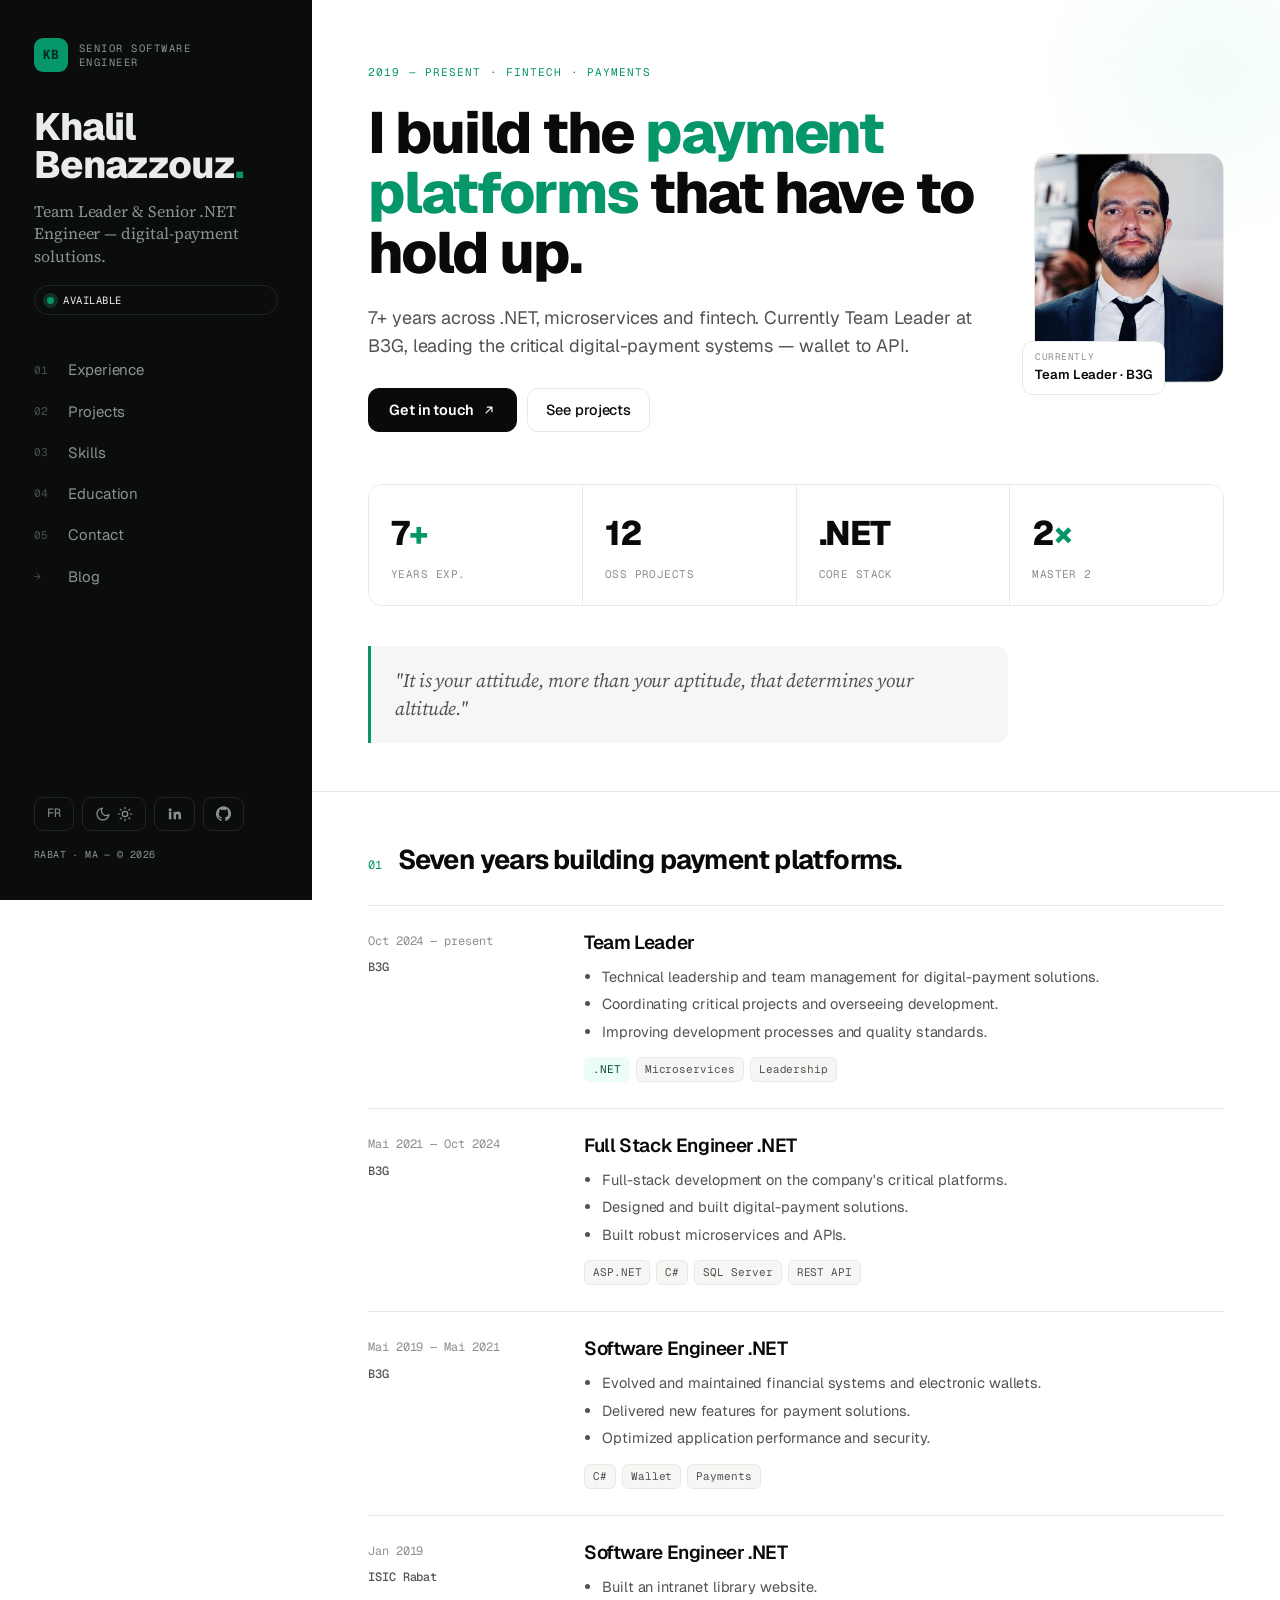
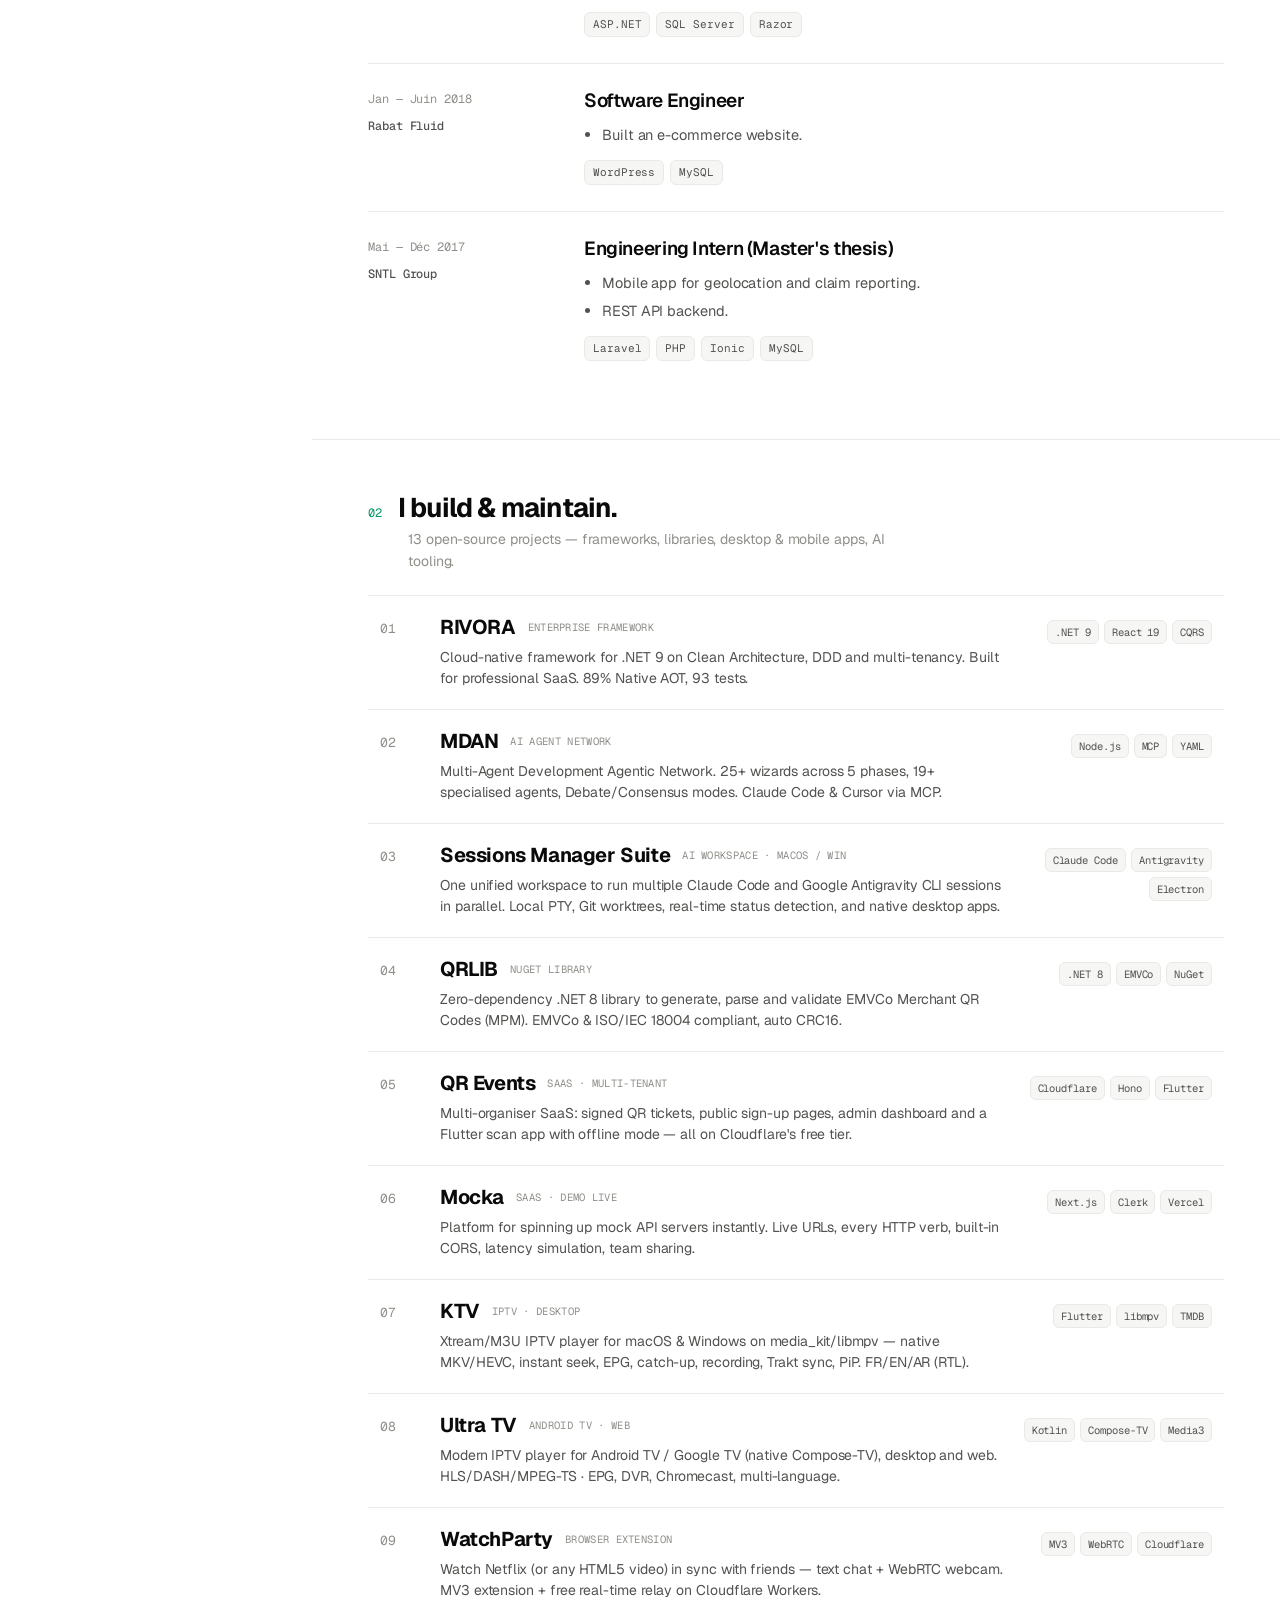
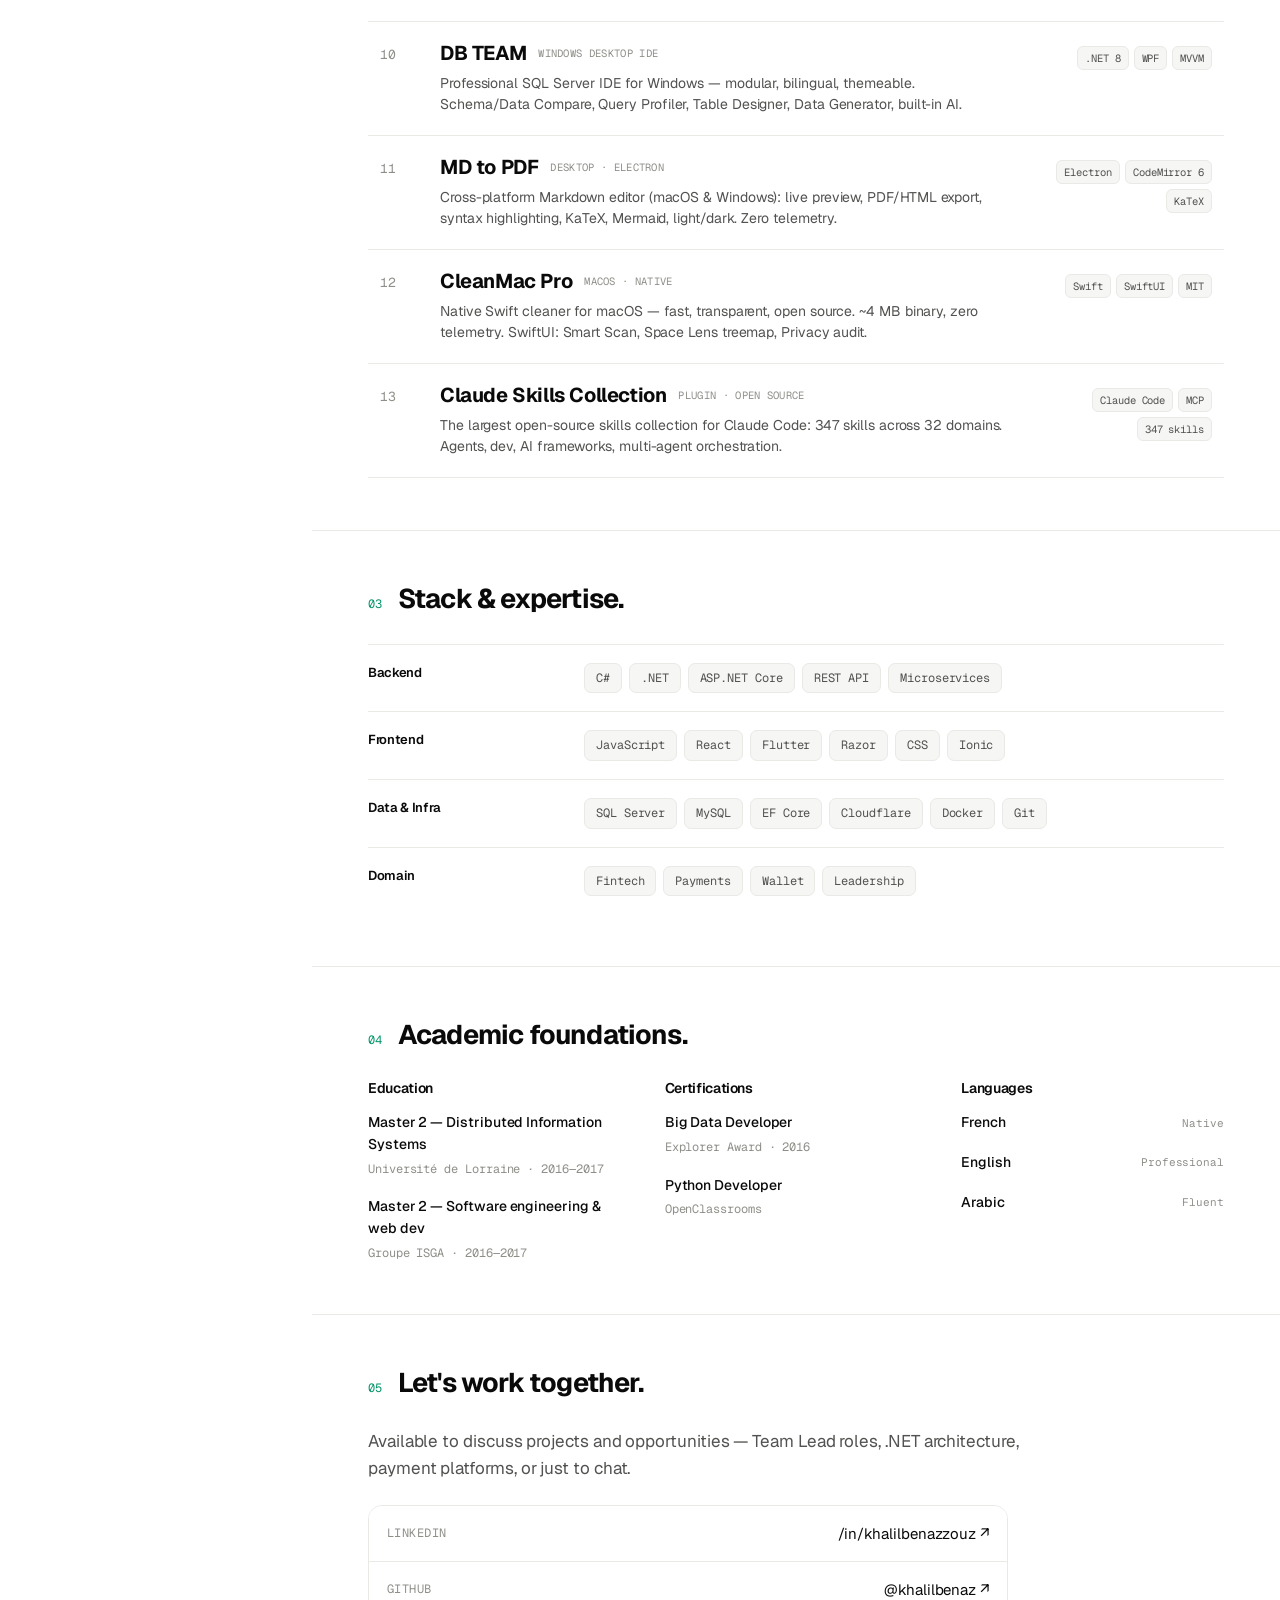
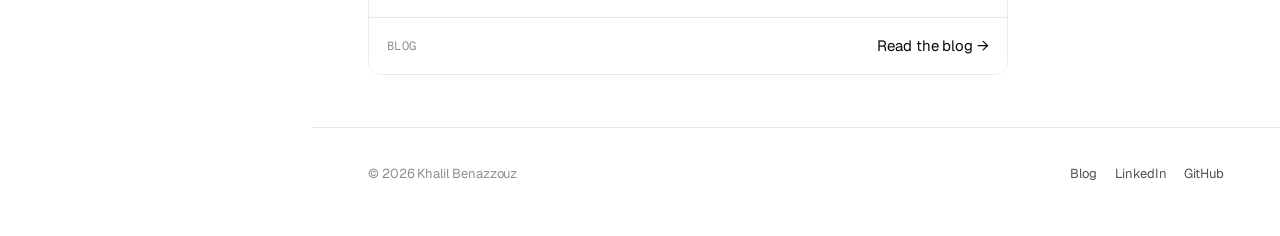
<file: index.html>
<!doctype html>
<html lang="fr">
<head>
<meta charset="utf-8" />
<meta name="viewport" content="width=device-width,initial-scale=1" />
<meta name="theme-color" content="#ffffff" />
<title>Khalil Benazzouz — Senior Software Engineer · Team Leader Fintech</title>
<meta name="description" content="Khalil Benazzouz — Senior Software Engineer, Team Leader B3G. 7+ ans en .NET, microservices et solutions de paiement." />
<link rel="preconnect" href="https://fonts.googleapis.com" />
<link rel="preconnect" href="https://fonts.gstatic.com" crossorigin />
<link href="https://fonts.googleapis.com/css2?family=Geist:wght@300;400;500;600;700;800;900&family=Geist+Mono:wght@400;500&family=Source+Serif+4:ital,opsz,wght@0,8..60,400;0,8..60,500;1,8..60,400&display=swap" rel="stylesheet" />
<link rel="stylesheet" href="styles.css?v=9" />
<script src="shared.js?v=7" defer></script>
</head>
<body>
<div class="shell">

  <!-- SIDEBAR -->
  <aside class="sidebar">
    <a class="brand" href="index.html">
      <span class="brand-mark">KB</span>
      <span class="brand-role">Senior Software<br/>Engineer</span>
    </a>

    <h1 class="side-name">Khalil<br/>Benaz&shy;zouz<span class="dot">.</span></h1>
    <p class="side-tagline"><span data-lang="fr">Team Leader &amp; Senior .NET Engineer — solutions de paiement digital.</span><span data-lang="en">Team Leader &amp; Senior .NET Engineer — digital-payment solutions.</span></p>
    <div class="side-badge"><span class="live"></span><span data-lang="fr">DISPONIBLE</span><span data-lang="en">AVAILABLE</span></div>

    <nav class="side-nav" aria-label="Primary">
      <a class="navlink" href="#work"><span class="navnum">01</span><span data-lang="fr">Parcours</span><span data-lang="en">Experience</span></a>
      <a class="navlink" href="#projects"><span class="navnum">02</span><span data-lang="fr">Projets</span><span data-lang="en">Projects</span></a>
      <a class="navlink" href="#skills"><span class="navnum">03</span><span data-lang="fr">Compétences</span><span data-lang="en">Skills</span></a>
      <a class="navlink" href="#credentials"><span class="navnum">04</span><span data-lang="fr">Formation</span><span data-lang="en">Education</span></a>
      <a class="navlink" href="#contact"><span class="navnum">05</span><span>Contact</span></a>
      <a class="navlink" href="blog.html"><span class="navnum">→</span><span>Blog</span></a>
    </nav>

    <div class="side-foot">
      <div class="side-tools no-print">
        <button class="icon-btn" data-action="toggle-locale" type="button">FR</button>
        <button class="icon-btn" data-action="toggle-theme" type="button" aria-label="Toggle theme">
          <svg data-icon="moon" viewBox="0 0 24 24" fill="none" stroke="currentColor" stroke-width="1.8" stroke-linecap="round" stroke-linejoin="round"><path d="M21 12.8A9 9 0 1 1 11.2 3a7 7 0 0 0 9.8 9.8Z"/></svg>
          <svg data-icon="sun" viewBox="0 0 24 24" fill="none" stroke="currentColor" stroke-width="1.8" stroke-linecap="round" stroke-linejoin="round" hidden><circle cx="12" cy="12" r="4"/><path d="M12 2v2M12 20v2M4.9 4.9l1.4 1.4M17.7 17.7l1.4 1.4M2 12h2M20 12h2M4.9 19.1l1.4-1.4M17.7 6.3l1.4-1.4"/></svg>
        </button>
        <a class="icon-btn" href="https://linkedin.com/in/khalilbenazzouz" target="_blank" rel="noopener" aria-label="LinkedIn"><svg viewBox="0 0 24 24" fill="currentColor" style="width:15px;height:15px"><path d="M4.98 3.5a2.5 2.5 0 1 1 0 5 2.5 2.5 0 0 1 0-5ZM3 9h4v12H3V9Zm7 0h3.8v1.7h.05c.53-1 1.82-2.05 3.75-2.05 4 0 4.74 2.63 4.74 6.05V21h-4v-5.4c0-1.29-.03-2.96-1.8-2.96-1.8 0-2.08 1.41-2.08 2.86V21h-4V9Z"/></svg></a>
        <a class="icon-btn" href="https://github.com/khalilbenaz" target="_blank" rel="noopener" aria-label="GitHub"><svg viewBox="0 0 24 24" fill="currentColor" style="width:15px;height:15px"><path d="M12 .5a12 12 0 0 0-3.8 23.4c.6.1.8-.3.8-.6v-2.2c-3.3.7-4-1.4-4-1.4-.6-1.4-1.4-1.8-1.4-1.8-1.1-.8.1-.8.1-.8 1.2.1 1.9 1.3 1.9 1.3 1.1 1.9 2.9 1.3 3.6 1 .1-.8.4-1.3.8-1.6-2.7-.3-5.5-1.3-5.5-6 0-1.3.5-2.4 1.2-3.2-.1-.3-.5-1.5.1-3.2 0 0 1-.3 3.3 1.2a11.4 11.4 0 0 1 6 0c2.3-1.5 3.3-1.2 3.3-1.2.6 1.7.2 2.9.1 3.2.8.8 1.2 1.9 1.2 3.2 0 4.6-2.8 5.7-5.5 6 .4.4.8 1.1.8 2.2v3.3c0 .3.2.7.8.6A12 12 0 0 0 12 .5Z"/></svg></a>
      </div>
      <div class="side-copyright">RABAT · MA — © 2026</div>
    </div>
  </aside>

  <!-- CONTENT -->
  <main class="content">

    <!-- HERO -->
    <section class="hero">
      <div class="hero-glow"></div>
      <p class="hero-kicker">2019 — <span data-lang="fr">Aujourd'hui</span><span data-lang="en">Present</span> · Fintech · Payments</p>
      <div class="hero-grid">
        <div>
          <h1>
            <span data-lang="fr">Je construis les plateformes <span class="accent">de paiement</span> qui doivent tenir.</span>
            <span data-lang="en">I build the <span class="accent">payment platforms</span> that have to hold up.</span>
          </h1>
          <p class="hero-lede">
            <span data-lang="fr">7+ ans en .NET, microservices et fintech. Aujourd'hui Team Leader chez B3G, où je pilote les systèmes critiques de paiement digital — du wallet à l'API.</span>
            <span data-lang="en">7+ years across .NET, microservices and fintech. Currently Team Leader at B3G, leading the critical digital-payment systems — wallet to API.</span>
          </p>
          <div class="hero-actions">
            <a class="btn btn-primary" href="#contact">
              <span data-lang="fr">Me contacter</span><span data-lang="en">Get in touch</span>
              <svg viewBox="0 0 24 24" fill="none" stroke="currentColor" stroke-width="2" stroke-linecap="round" stroke-linejoin="round"><path d="M7 17 17 7M9 7h8v8"/></svg>
            </a>
            <a class="btn btn-ghost" href="#projects"><span data-lang="fr">Voir les projets</span><span data-lang="en">See projects</span></a>
          </div>
        </div>
        <div class="hero-photo">
          <div class="frame"><img src="photo.jpg" alt="Khalil Benazzouz" /></div>
          <div class="tagchip"><div class="k">CURRENTLY</div><div class="v">Team Leader · B3G</div></div>
        </div>
      </div>

      <div class="stats">
        <div class="cell"><div class="num">7<span class="accent">+</span></div><div class="lbl"><span data-lang="fr">ANS D'EXP.</span><span data-lang="en">YEARS EXP.</span></div></div>
        <div class="cell"><div class="num">12</div><div class="lbl"><span data-lang="fr">PROJETS OSS</span><span data-lang="en">OSS PROJECTS</span></div></div>
        <div class="cell"><div class="num">.NET</div><div class="lbl"><span data-lang="fr">STACK PRINCIPALE</span><span data-lang="en">CORE STACK</span></div></div>
        <div class="cell"><div class="num">2<span class="accent">×</span></div><div class="lbl">MASTER 2</div></div>
      </div>

      <blockquote class="hero-quote">
        <span data-lang="fr">« C'est votre attitude, bien plus que votre aptitude, qui détermine votre altitude. »</span>
        <span data-lang="en">"It is your attitude, more than your aptitude, that determines your altitude."</span>
      </blockquote>
    </section>

    <!-- WORK -->
    <section id="work" class="section">
      <div class="section-head"><span class="sec-num">01</span><h2><span data-lang="fr">Sept ans à construire des plateformes de paiement.</span><span data-lang="en">Seven years building payment platforms.</span></h2></div>
      <div class="timeline">

        <article class="exp">
          <div class="when"><div>Oct 2024 — <span data-lang="fr">aujourd'hui</span><span data-lang="en">present</span></div><div class="where">B3G</div></div>
          <div>
            <h3>Team Leader</h3>
            <ul>
              <li data-lang="fr">Leadership technique et gestion d'équipe pour les solutions de paiement numérique.</li><li data-lang="en">Technical leadership and team management for digital-payment solutions.</li>
              <li data-lang="fr">Coordination de projets critiques et supervision du développement.</li><li data-lang="en">Coordinating critical projects and overseeing development.</li>
              <li data-lang="fr">Amélioration des processus de développement et des standards de qualité.</li><li data-lang="en">Improving development processes and quality standards.</li>
            </ul>
            <div class="tags"><span class="tag accent">.NET</span><span class="tag">Microservices</span><span class="tag">Leadership</span></div>
          </div>
        </article>

        <article class="exp">
          <div class="when"><div>Mai 2021 — Oct 2024</div><div class="where">B3G</div></div>
          <div>
            <h3>Full Stack Engineer .NET</h3>
            <ul>
              <li data-lang="fr">Développement full stack sur les plateformes critiques de l'entreprise.</li><li data-lang="en">Full-stack development on the company's critical platforms.</li>
              <li data-lang="fr">Conception et implémentation de solutions de paiement digital.</li><li data-lang="en">Designed and built digital-payment solutions.</li>
              <li data-lang="fr">Développement de microservices et APIs robustes.</li><li data-lang="en">Built robust microservices and APIs.</li>
            </ul>
            <div class="tags"><span class="tag">ASP.NET</span><span class="tag">C#</span><span class="tag">SQL Server</span><span class="tag">REST API</span></div>
          </div>
        </article>

        <article class="exp">
          <div class="when"><div>Mai 2019 — Mai 2021</div><div class="where">B3G</div></div>
          <div>
            <h3>Software Engineer .NET</h3>
            <ul>
              <li data-lang="fr">Évolution et maintenance des systèmes financiers et portefeuilles électroniques.</li><li data-lang="en">Evolved and maintained financial systems and electronic wallets.</li>
              <li data-lang="fr">Développement de fonctionnalités pour solutions de paiement.</li><li data-lang="en">Delivered new features for payment solutions.</li>
              <li data-lang="fr">Optimisation des performances et sécurité des applications.</li><li data-lang="en">Optimized application performance and security.</li>
            </ul>
            <div class="tags"><span class="tag">C#</span><span class="tag">Wallet</span><span class="tag">Payments</span></div>
          </div>
        </article>

        <article class="exp">
          <div class="when"><div>Jan 2019</div><div class="where">ISIC Rabat</div></div>
          <div>
            <h3 data-lang="fr">Ingénieur Études et Dev .NET</h3><h3 data-lang="en">Software Engineer .NET</h3>
            <ul><li data-lang="fr">Développement d'un site intranet de bibliothèque.</li><li data-lang="en">Built an intranet library website.</li></ul>
            <div class="tags"><span class="tag">ASP.NET</span><span class="tag">SQL Server</span><span class="tag">Razor</span></div>
          </div>
        </article>

        <article class="exp">
          <div class="when"><div>Jan — Juin 2018</div><div class="where">Rabat Fluid</div></div>
          <div>
            <h3 data-lang="fr">Ingénieur Études et Dev</h3><h3 data-lang="en">Software Engineer</h3>
            <ul><li data-lang="fr">Développement d'un site web e-commerce.</li><li data-lang="en">Built an e-commerce website.</li></ul>
            <div class="tags"><span class="tag">WordPress</span><span class="tag">MySQL</span></div>
          </div>
        </article>

        <article class="exp">
          <div class="when"><div>Mai — Déc 2017</div><div class="where">SNTL Group</div></div>
          <div>
            <h3 data-lang="fr">Ingénieur Stagiaire (PFE Master)</h3><h3 data-lang="en">Engineering Intern (Master's thesis)</h3>
            <ul>
              <li data-lang="fr">Application mobile de géolocalisation et déclaration de sinistre.</li><li data-lang="en">Mobile app for geolocation and claim reporting.</li>
              <li data-lang="fr">API REST backend.</li><li data-lang="en">REST API backend.</li>
            </ul>
            <div class="tags"><span class="tag">Laravel</span><span class="tag">PHP</span><span class="tag">Ionic</span><span class="tag">MySQL</span></div>
          </div>
        </article>

      </div>
    </section>

    <!-- PROJECTS -->
    <section id="projects" class="section">
      <div class="section-head" style="margin-bottom:6px"><span class="sec-num">02</span><h2><span data-lang="fr">Je construis &amp; maintiens.</span><span data-lang="en">I build &amp; maintain.</span></h2></div>
      <p class="proj-intro"><span data-lang="fr">13 projets open source — frameworks, librairies, apps desktop &amp; mobile, outils IA.</span><span data-lang="en">13 open-source projects — frameworks, libraries, desktop &amp; mobile apps, AI tooling.</span></p>
      <div class="proj-list">

        <a class="proj-row" href="https://github.com/khalilbenaz/RIVORA" target="_blank" rel="noopener"><div class="proj-grid">
          <span class="proj-num">01</span>
          <div>
            <div class="proj-title-row"><h3 class="proj-name">RIVORA</h3><span class="proj-meta">ENTERPRISE FRAMEWORK</span><svg class="proj-arrow" viewBox="0 0 24 24" fill="none" stroke="var(--accent)" stroke-width="2.2" stroke-linecap="round" stroke-linejoin="round"><path d="M7 17 17 7M9 7h8v8"/></svg></div>
            <p class="proj-desc" data-lang="fr">Framework cloud-native pour .NET 9 : Clean Architecture, DDD, multi-tenancy. Conçu pour le SaaS pro. 89% Native AOT, 93 tests.</p>
            <p class="proj-desc" data-lang="en">Cloud-native framework for .NET 9 on Clean Architecture, DDD and multi-tenancy. Built for professional SaaS. 89% Native AOT, 93 tests.</p>
          </div>
          <div class="proj-tags"><span class="tag">.NET 9</span><span class="tag">React 19</span><span class="tag">CQRS</span></div>
        </div></a>

        <a class="proj-row" href="https://github.com/khalilbenaz/MDAN" target="_blank" rel="noopener"><div class="proj-grid">
          <span class="proj-num">02</span>
          <div>
            <div class="proj-title-row"><h3 class="proj-name">MDAN</h3><span class="proj-meta">AI AGENT NETWORK</span><svg class="proj-arrow" viewBox="0 0 24 24" fill="none" stroke="var(--accent)" stroke-width="2.2" stroke-linecap="round" stroke-linejoin="round"><path d="M7 17 17 7M9 7h8v8"/></svg></div>
            <p class="proj-desc" data-lang="fr">Multi-Agent Development Agentic Network. 25+ wizards en 5 phases, 19+ agents spécialisés, modes Débat/Consensus. Claude Code &amp; Cursor via MCP.</p>
            <p class="proj-desc" data-lang="en">Multi-Agent Development Agentic Network. 25+ wizards across 5 phases, 19+ specialised agents, Debate/Consensus modes. Claude Code &amp; Cursor via MCP.</p>
          </div>
          <div class="proj-tags"><span class="tag">Node.js</span><span class="tag">MCP</span><span class="tag">YAML</span></div>
        </div></a>

        <a class="proj-row" href="/sessions/" target="_blank" rel="noopener"><div class="proj-grid">
          <span class="proj-num">03</span>
          <div>
            <div class="proj-title-row"><h3 class="proj-name">Sessions Manager Suite</h3><span class="proj-meta">AI WORKSPACE · MACOS / WIN</span><svg class="proj-arrow" viewBox="0 0 24 24" fill="none" stroke="var(--accent)" stroke-width="2.2" stroke-linecap="round" stroke-linejoin="round"><path d="M7 17 17 7M9 7h8v8"/></svg></div>
            <p class="proj-desc" data-lang="fr">Une interface unique pour orchestrer en parallèle plusieurs sessions de Claude Code (Anthropic) et d'Antigravity CLI (Google). PTY local, Git worktrees, détection d'états en direct et apps natives.</p>
            <p class="proj-desc" data-lang="en">One unified workspace to run multiple Claude Code and Google Antigravity CLI sessions in parallel. Local PTY, Git worktrees, real-time status detection, and native desktop apps.</p>
          </div>
          <div class="proj-tags"><span class="tag">Claude Code</span><span class="tag">Antigravity</span><span class="tag">Electron</span></div>
        </div></a>

        <a class="proj-row" href="https://github.com/khalilbenaz/QRLIB" target="_blank" rel="noopener"><div class="proj-grid">
          <span class="proj-num">04</span>
          <div>
            <div class="proj-title-row"><h3 class="proj-name">QRLIB</h3><span class="proj-meta">NUGET LIBRARY</span><svg class="proj-arrow" viewBox="0 0 24 24" fill="none" stroke="var(--accent)" stroke-width="2.2" stroke-linecap="round" stroke-linejoin="round"><path d="M7 17 17 7M9 7h8v8"/></svg></div>
            <p class="proj-desc" data-lang="fr">Librairie .NET 8 zéro-dépendance pour générer, parser et valider les QR EMVCo Merchant (MPM). Conforme EMVCo &amp; ISO/IEC 18004, CRC16 auto.</p>
            <p class="proj-desc" data-lang="en">Zero-dependency .NET 8 library to generate, parse and validate EMVCo Merchant QR Codes (MPM). EMVCo &amp; ISO/IEC 18004 compliant, auto CRC16.</p>
          </div>
          <div class="proj-tags"><span class="tag">.NET 8</span><span class="tag">EMVCo</span><span class="tag">NuGet</span></div>
        </div></a>

        <a class="proj-row" href="https://github.com/khalilbenaz/qr-events" target="_blank" rel="noopener"><div class="proj-grid">
          <span class="proj-num">05</span>
          <div>
            <div class="proj-title-row"><h3 class="proj-name">QR Events</h3><span class="proj-meta">SAAS · MULTI-TENANT</span><svg class="proj-arrow" viewBox="0 0 24 24" fill="none" stroke="var(--accent)" stroke-width="2.2" stroke-linecap="round" stroke-linejoin="round"><path d="M7 17 17 7M9 7h8v8"/></svg></div>
            <p class="proj-desc" data-lang="fr">SaaS multi-organisateurs : billets QR signés (HMAC), pages d'inscription publiques, dashboard admin et app de scan Flutter avec mode offline — full free tier Cloudflare.</p>
            <p class="proj-desc" data-lang="en">Multi-organiser SaaS: signed QR tickets, public sign-up pages, admin dashboard and a Flutter scan app with offline mode — all on Cloudflare's free tier.</p>
          </div>
          <div class="proj-tags"><span class="tag">Cloudflare</span><span class="tag">Hono</span><span class="tag">Flutter</span></div>
        </div></a>

        <a class="proj-row" href="https://mock-a.netlify.app/" target="_blank" rel="noopener"><div class="proj-grid">
          <span class="proj-num">06</span>
          <div>
            <div class="proj-title-row"><h3 class="proj-name">Mocka</h3><span class="proj-meta">SAAS · DEMO LIVE</span><svg class="proj-arrow" viewBox="0 0 24 24" fill="none" stroke="var(--accent)" stroke-width="2.2" stroke-linecap="round" stroke-linejoin="round"><path d="M7 17 17 7M9 7h8v8"/></svg></div>
            <p class="proj-desc" data-lang="fr">Plateforme pour créer des serveurs mock API instantanément. URLs live, tous les verbes HTTP, CORS intégré, simulation de latence, partage d'équipe.</p>
            <p class="proj-desc" data-lang="en">Platform for spinning up mock API servers instantly. Live URLs, every HTTP verb, built-in CORS, latency simulation, team sharing.</p>
          </div>
          <div class="proj-tags"><span class="tag">Next.js</span><span class="tag">Clerk</span><span class="tag">Vercel</span></div>
        </div></a>

        <a class="proj-row" href="https://github.com/khalilbenaz/ktv-flutter" target="_blank" rel="noopener"><div class="proj-grid">
          <span class="proj-num">07</span>
          <div>
            <div class="proj-title-row"><h3 class="proj-name">KTV</h3><span class="proj-meta">IPTV · DESKTOP</span><svg class="proj-arrow" viewBox="0 0 24 24" fill="none" stroke="var(--accent)" stroke-width="2.2" stroke-linecap="round" stroke-linejoin="round"><path d="M7 17 17 7M9 7h8v8"/></svg></div>
            <p class="proj-desc" data-lang="fr">Lecteur IPTV Xtream/M3U pour macOS &amp; Windows sur media_kit/libmpv — MKV/HEVC natif, seek instantané, EPG, catch-up, enregistrement, sync Trakt, PiP. FR/EN/AR (RTL).</p>
            <p class="proj-desc" data-lang="en">Xtream/M3U IPTV player for macOS &amp; Windows on media_kit/libmpv — native MKV/HEVC, instant seek, EPG, catch-up, recording, Trakt sync, PiP. FR/EN/AR (RTL).</p>
          </div>
          <div class="proj-tags"><span class="tag">Flutter</span><span class="tag">libmpv</span><span class="tag">TMDB</span></div>
        </div></a>

        <a class="proj-row" href="https://github.com/khalilbenaz/ultra-tv" target="_blank" rel="noopener"><div class="proj-grid">
          <span class="proj-num">08</span>
          <div>
            <div class="proj-title-row"><h3 class="proj-name">Ultra TV</h3><span class="proj-meta">ANDROID TV · WEB</span><svg class="proj-arrow" viewBox="0 0 24 24" fill="none" stroke="var(--accent)" stroke-width="2.2" stroke-linecap="round" stroke-linejoin="round"><path d="M7 17 17 7M9 7h8v8"/></svg></div>
            <p class="proj-desc" data-lang="fr">Lecteur IPTV moderne pour Android TV / Google TV (natif Compose-TV), desktop et web. HLS/DASH/MPEG-TS · EPG, DVR, Chromecast, multi-langues.</p>
            <p class="proj-desc" data-lang="en">Modern IPTV player for Android TV / Google TV (native Compose-TV), desktop and web. HLS/DASH/MPEG-TS · EPG, DVR, Chromecast, multi-language.</p>
          </div>
          <div class="proj-tags"><span class="tag">Kotlin</span><span class="tag">Compose-TV</span><span class="tag">Media3</span></div>
        </div></a>

        <a class="proj-row" href="https://github.com/khalilbenaz/watchparty" target="_blank" rel="noopener"><div class="proj-grid">
          <span class="proj-num">09</span>
          <div>
            <div class="proj-title-row"><h3 class="proj-name">WatchParty</h3><span class="proj-meta">BROWSER EXTENSION</span><svg class="proj-arrow" viewBox="0 0 24 24" fill="none" stroke="var(--accent)" stroke-width="2.2" stroke-linecap="round" stroke-linejoin="round"><path d="M7 17 17 7M9 7h8v8"/></svg></div>
            <p class="proj-desc" data-lang="fr">Regarder Netflix (ou toute vidéo HTML5) en synchro avec ses amis — chat texte + webcam WebRTC. Extension MV3 + relais temps réel gratuit sur Cloudflare Workers.</p>
            <p class="proj-desc" data-lang="en">Watch Netflix (or any HTML5 video) in sync with friends — text chat + WebRTC webcam. MV3 extension + free real-time relay on Cloudflare Workers.</p>
          </div>
          <div class="proj-tags"><span class="tag">MV3</span><span class="tag">WebRTC</span><span class="tag">Cloudflare</span></div>
        </div></a>

        <a class="proj-row" href="https://khalilbenaz.github.io/DBTeam/" target="_blank" rel="noopener"><div class="proj-grid">
          <span class="proj-num">10</span>
          <div>
            <div class="proj-title-row"><h3 class="proj-name">DB TEAM</h3><span class="proj-meta">WINDOWS DESKTOP IDE</span><svg class="proj-arrow" viewBox="0 0 24 24" fill="none" stroke="var(--accent)" stroke-width="2.2" stroke-linecap="round" stroke-linejoin="round"><path d="M7 17 17 7M9 7h8v8"/></svg></div>
            <p class="proj-desc" data-lang="fr">IDE SQL Server professionnel pour Windows — modulaire, bilingue, thèmes. Schema/Data Compare, Query Profiler, Table Designer, Data Generator, AI intégré.</p>
            <p class="proj-desc" data-lang="en">Professional SQL Server IDE for Windows — modular, bilingual, themeable. Schema/Data Compare, Query Profiler, Table Designer, Data Generator, built-in AI.</p>
          </div>
          <div class="proj-tags"><span class="tag">.NET 8</span><span class="tag">WPF</span><span class="tag">MVVM</span></div>
        </div></a>

        <a class="proj-row" href="https://github.com/khalilbenaz/md-to-pdf-app" target="_blank" rel="noopener"><div class="proj-grid">
          <span class="proj-num">11</span>
          <div>
            <div class="proj-title-row"><h3 class="proj-name">MD to PDF</h3><span class="proj-meta">DESKTOP · ELECTRON</span><svg class="proj-arrow" viewBox="0 0 24 24" fill="none" stroke="var(--accent)" stroke-width="2.2" stroke-linecap="round" stroke-linejoin="round"><path d="M7 17 17 7M9 7h8v8"/></svg></div>
            <p class="proj-desc" data-lang="fr">Éditeur Markdown multi-plateforme (macOS &amp; Windows) : aperçu live, export PDF/HTML, coloration syntaxique, KaTeX, Mermaid, clair/sombre. Zéro télémétrie.</p>
            <p class="proj-desc" data-lang="en">Cross-platform Markdown editor (macOS &amp; Windows): live preview, PDF/HTML export, syntax highlighting, KaTeX, Mermaid, light/dark. Zero telemetry.</p>
          </div>
          <div class="proj-tags"><span class="tag">Electron</span><span class="tag">CodeMirror 6</span><span class="tag">KaTeX</span></div>
        </div></a>

        <a class="proj-row" href="https://github.com/khalilbenaz/cleanmac-pro" target="_blank" rel="noopener"><div class="proj-grid">
          <span class="proj-num">12</span>
          <div>
            <div class="proj-title-row"><h3 class="proj-name">CleanMac Pro</h3><span class="proj-meta">MACOS · NATIVE</span><svg class="proj-arrow" viewBox="0 0 24 24" fill="none" stroke="var(--accent)" stroke-width="2.2" stroke-linecap="round" stroke-linejoin="round"><path d="M7 17 17 7M9 7h8v8"/></svg></div>
            <p class="proj-desc" data-lang="fr">Cleaner natif Swift pour macOS — rapide, transparent, open source. Binaire ~4 MB, zéro télémétrie. SwiftUI : Smart Scan, Space Lens (treemap), audit Privacy.</p>
            <p class="proj-desc" data-lang="en">Native Swift cleaner for macOS — fast, transparent, open source. ~4 MB binary, zero telemetry. SwiftUI: Smart Scan, Space Lens treemap, Privacy audit.</p>
          </div>
          <div class="proj-tags"><span class="tag">Swift</span><span class="tag">SwiftUI</span><span class="tag">MIT</span></div>
        </div></a>

        <a class="proj-row" href="https://github.com/khalilbenaz/claude-skills-collection" target="_blank" rel="noopener"><div class="proj-grid">
          <span class="proj-num">13</span>
          <div>
            <div class="proj-title-row"><h3 class="proj-name">Claude Skills Collection</h3><span class="proj-meta">PLUGIN · OPEN SOURCE</span><svg class="proj-arrow" viewBox="0 0 24 24" fill="none" stroke="var(--accent)" stroke-width="2.2" stroke-linecap="round" stroke-linejoin="round"><path d="M7 17 17 7M9 7h8v8"/></svg></div>
            <p class="proj-desc" data-lang="fr">La plus grande collection open source de skills pour Claude Code : 347 skills, 32 domaines. Agents, dev, frameworks IA, orchestration multi-agents.</p>
            <p class="proj-desc" data-lang="en">The largest open-source skills collection for Claude Code: 347 skills across 32 domains. Agents, dev, AI frameworks, multi-agent orchestration.</p>
          </div>
          <div class="proj-tags"><span class="tag">Claude Code</span><span class="tag">MCP</span><span class="tag">347 skills</span></div>
        </div></a>

      </div>
    </section>

    <!-- SKILLS -->
    <section id="skills" class="section">
      <div class="section-head"><span class="sec-num">03</span><h2><span data-lang="fr">Stack &amp; expertise.</span><span data-lang="en">Stack &amp; expertise.</span></h2></div>
      <div>
        <div class="skill-group"><h4>Backend</h4><div class="skill-list"><span class="tag">C#</span><span class="tag">.NET</span><span class="tag">ASP.NET Core</span><span class="tag">REST API</span><span class="tag">Microservices</span></div></div>
        <div class="skill-group"><h4>Frontend</h4><div class="skill-list"><span class="tag">JavaScript</span><span class="tag">React</span><span class="tag">Flutter</span><span class="tag">Razor</span><span class="tag">CSS</span><span class="tag">Ionic</span></div></div>
        <div class="skill-group"><h4>Data &amp; Infra</h4><div class="skill-list"><span class="tag">SQL Server</span><span class="tag">MySQL</span><span class="tag">EF Core</span><span class="tag">Cloudflare</span><span class="tag">Docker</span><span class="tag">Git</span></div></div>
        <div class="skill-group"><h4><span data-lang="fr">Domaine</span><span data-lang="en">Domain</span></h4><div class="skill-list"><span class="tag">Fintech</span><span class="tag">Payments</span><span class="tag">Wallet</span><span class="tag">Leadership</span></div></div>
      </div>
    </section>

    <!-- CREDENTIALS -->
    <section id="credentials" class="section">
      <div class="section-head"><span class="sec-num">04</span><h2><span data-lang="fr">Bases académiques.</span><span data-lang="en">Academic foundations.</span></h2></div>
      <div class="creds-grid">
        <div>
          <h3><span data-lang="fr">Formation</span><span data-lang="en">Education</span></h3>
          <ul>
            <li><div class="item-title">Master 2 — <span data-lang="fr">Systèmes d'Informations Distribués</span><span data-lang="en">Distributed Information Systems</span></div><div class="item-meta">Université de Lorraine · 2016—2017</div></li>
            <li><div class="item-title">Master 2 — <span data-lang="fr">Ingénierie logicielle &amp; dev web</span><span data-lang="en">Software engineering &amp; web dev</span></div><div class="item-meta">Groupe ISGA · 2016—2017</div></li>
          </ul>
        </div>
        <div>
          <h3>Certifications</h3>
          <ul>
            <li><div class="item-title">Big Data Developer</div><div class="item-meta">Explorer Award · 2016</div></li>
            <li><div class="item-title">Python Developer</div><div class="item-meta">OpenClassrooms</div></li>
          </ul>
        </div>
        <div>
          <h3><span data-lang="fr">Langues</span><span data-lang="en">Languages</span></h3>
          <ul>
            <li class="lang-row"><span class="item-title"><span data-lang="fr">Français</span><span data-lang="en">French</span></span><span class="lang-lvl"><span data-lang="fr">Natif</span><span data-lang="en">Native</span></span></li>
            <li class="lang-row"><span class="item-title"><span data-lang="fr">Anglais</span><span data-lang="en">English</span></span><span class="lang-lvl"><span data-lang="fr">Professionnel</span><span data-lang="en">Professional</span></span></li>
            <li class="lang-row"><span class="item-title"><span data-lang="fr">Arabe</span><span data-lang="en">Arabic</span></span><span class="lang-lvl"><span data-lang="fr">Courant</span><span data-lang="en">Fluent</span></span></li>
          </ul>
        </div>
      </div>
    </section>

    <!-- CONTACT -->
    <section id="contact" class="section">
      <div class="section-head"><span class="sec-num">05</span><h2><span data-lang="fr">Travaillons ensemble.</span><span data-lang="en">Let's work together.</span></h2></div>
      <p class="lede" style="margin-bottom:24px;font-size:17px">
        <span data-lang="fr">Disponible pour discuter de vos projets et opportunités — Team Lead, architecture .NET, plateformes de paiement, ou simplement échanger.</span>
        <span data-lang="en">Available to discuss projects and opportunities — Team Lead roles, .NET architecture, payment platforms, or just to chat.</span>
      </p>
      <div class="contact-box">
        <a class="contact-row" href="https://linkedin.com/in/khalilbenazzouz" target="_blank" rel="noopener"><span class="k">LINKEDIN</span><span class="v">/in/khalilbenazzouz ↗</span></a>
        <a class="contact-row" href="https://github.com/khalilbenaz" target="_blank" rel="noopener"><span class="k">GITHUB</span><span class="v">@khalilbenaz ↗</span></a>
        <a class="contact-row" href="blog.html"><span class="k">BLOG</span><span class="v"><span data-lang="fr">Lire le blog →</span><span data-lang="en">Read the blog →</span></span></a>
      </div>
    </section>

    <footer class="foot-bar">
      <div>© 2026 Khalil Benazzouz</div>
      <div style="display:flex;gap:18px">
        <a href="blog.html">Blog</a>
        <a href="https://linkedin.com/in/khalilbenazzouz" target="_blank" rel="noopener">LinkedIn</a>
        <a href="https://github.com/khalilbenaz" target="_blank" rel="noopener">GitHub</a>
      </div>
    </footer>

  </main>
</div>
</body>
</html>
</file>
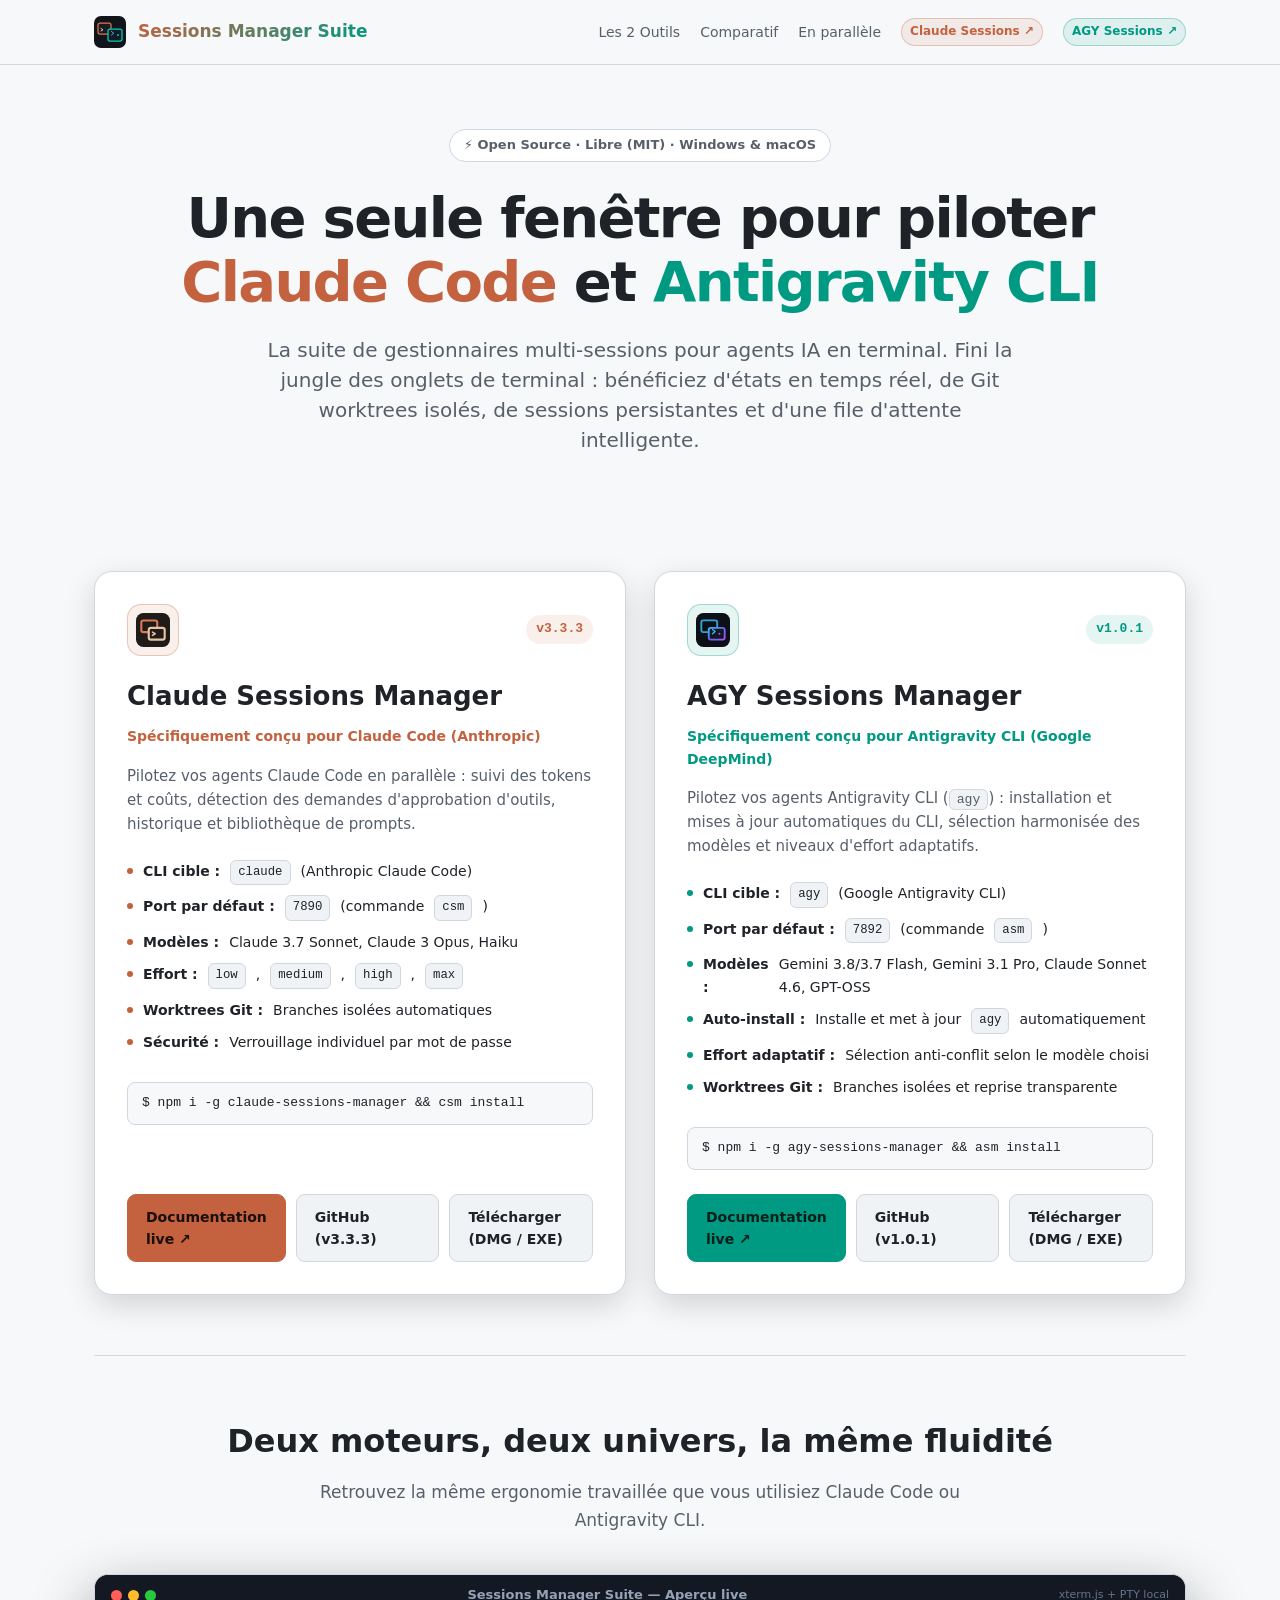
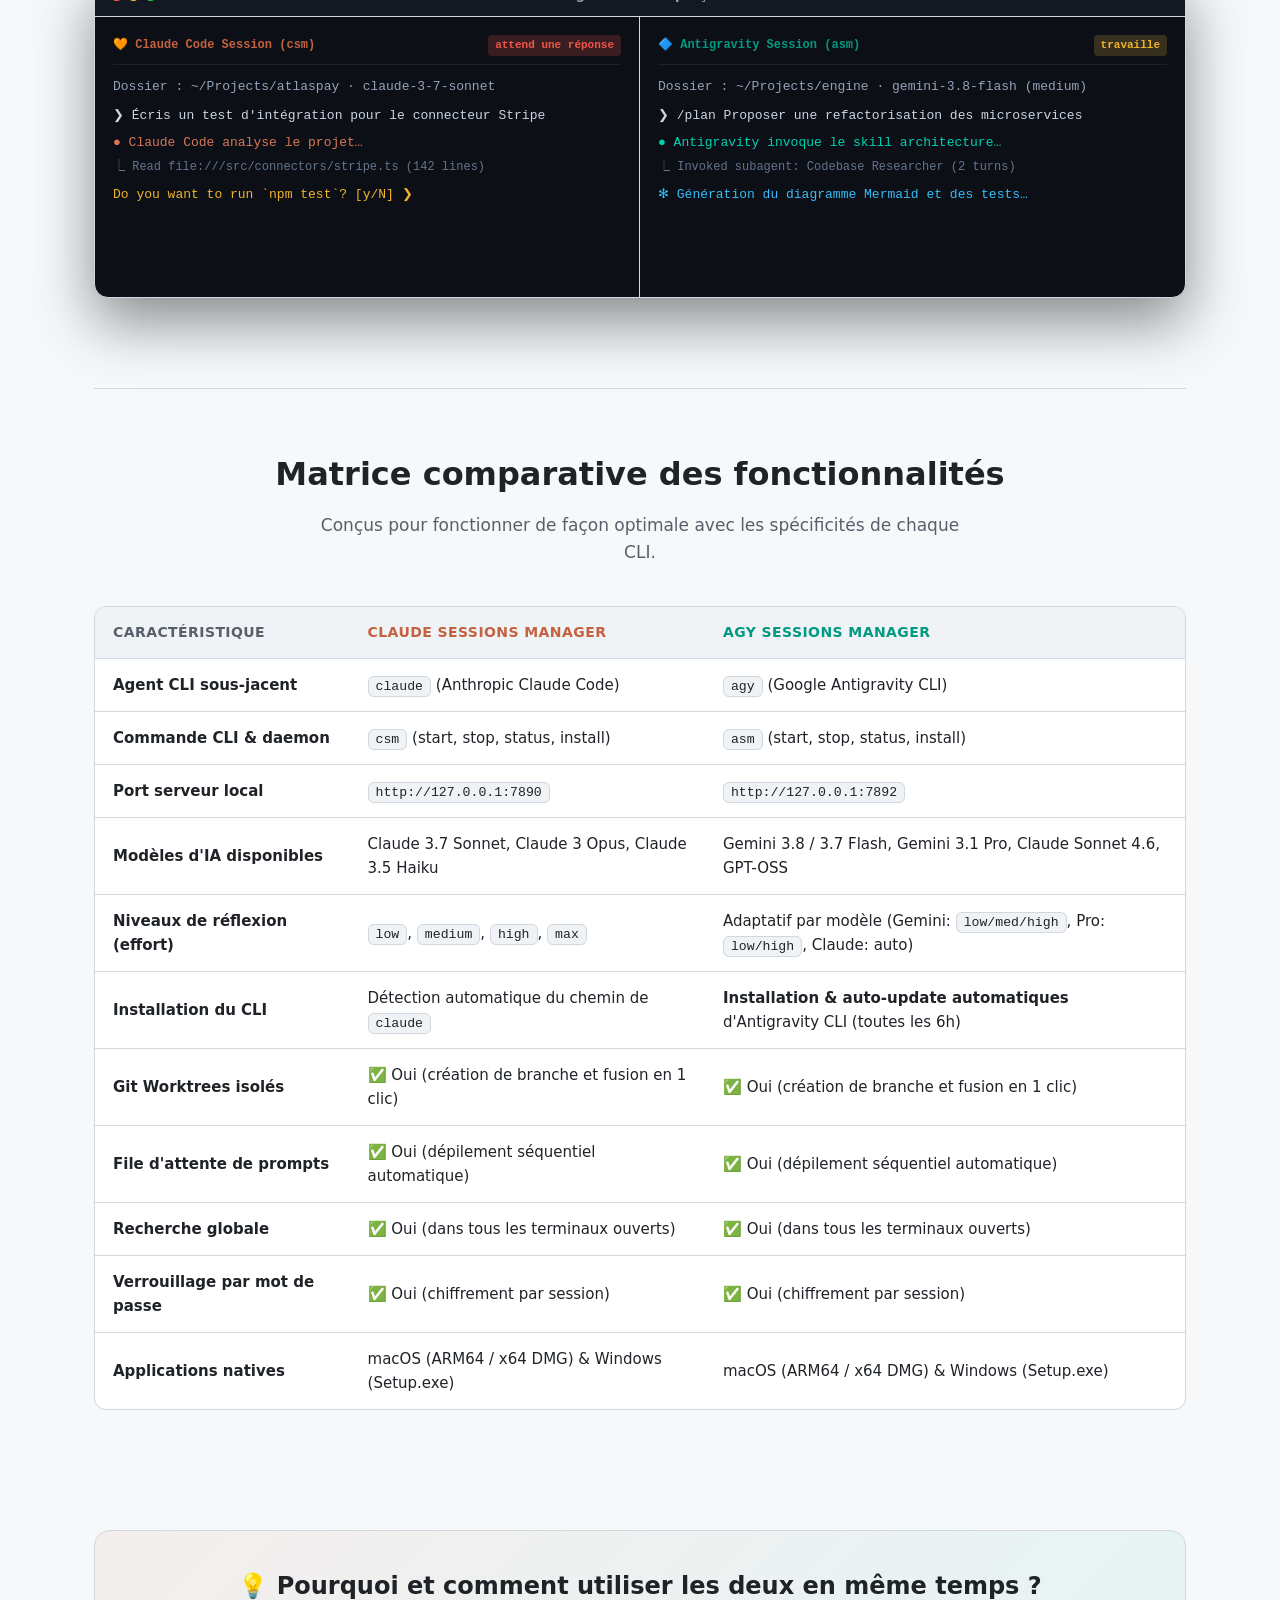
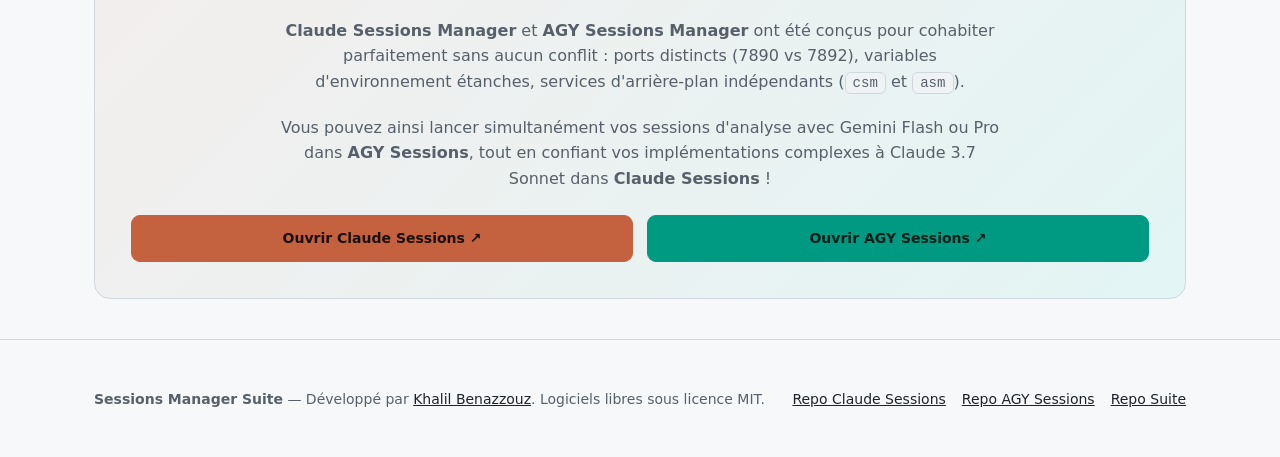
<file: sessions/index.html>
<!doctype html>
<html lang="fr">
<head>
<meta charset="utf-8">
<meta name="viewport" content="width=device-width, initial-scale=1">
<title>Sessions Manager Suite — Claude Sessions & AGY Sessions</title>
<meta name="description" content="La suite complète de gestionnaires multi-sessions pour vos agents IA en terminal : Claude Sessions Manager (Claude Code) et AGY Sessions Manager (Antigravity CLI).">
<link rel="icon" href="icon.svg">
<meta property="og:title" content="Sessions Manager Suite — Claude & AGY">
<meta property="og:description" content="Orchestrez plusieurs sessions Claude Code et Antigravity CLI dans une seule fenêtre. Libre, Windows & macOS.">
<meta property="og:image" content="https://khalilbenaz.github.io/sessions-manager/icon.png">
<meta name="theme-color" content="#0d1117">
<style>
:root {
  --bg: #0d1117;
  --bg-card: #151a23;
  --bg-card2: #1b212d;
  --line: #293241;
  --fg: #e6edf3;
  --dim: #8b949e;
  --claude: #d97757;
  --claude-bg: rgba(217, 119, 87, 0.12);
  --claude-border: rgba(217, 119, 87, 0.35);
  --agy: #00d2b4;
  --agy-bg: rgba(0, 210, 180, 0.12);
  --agy-border: rgba(0, 210, 180, 0.35);
  --ok: #3fb950;
  --warn: #d29922;
  --err: #f85149;
  --mono: "Cascadia Mono", Consolas, "SF Mono", Menlo, monospace;
}
@media (prefers-color-scheme: light) {
  :root {
    --bg: #f6f8fa;
    --bg-card: #ffffff;
    --bg-card2: #f0f3f6;
    --line: #d0d7de;
    --fg: #1f2328;
    --dim: #57606a;
    --claude: #c4613f;
    --claude-bg: rgba(196, 97, 63, 0.1);
    --claude-border: rgba(196, 97, 63, 0.3);
    --agy: #009982;
    --agy-bg: rgba(0, 153, 130, 0.1);
    --agy-border: rgba(0, 153, 130, 0.3);
  }
}
* { box-sizing: border-box; }
html { scroll-behavior: smooth; }
body { margin: 0; background: var(--bg); color: var(--fg); font: 16px/1.6 -apple-system, "Segoe UI", system-ui, sans-serif; -webkit-font-smoothing: antialiased; }
a { color: inherit; text-decoration: none; }
.wrap { max-width: 1140px; margin: 0 auto; padding: 0 24px; }
code, kbd { font-family: var(--mono); font-size: .88em; background: var(--bg-card2); border: 1px solid var(--line); border-radius: 6px; padding: 2px 7px; }

/* En-tête */
header { position: sticky; top: 0; z-index: 50; background: color-mix(in srgb, var(--bg) 85%, transparent); backdrop-filter: blur(12px); border-bottom: 1px solid var(--line); }
header .wrap { display: flex; align-items: center; justify-content: space-between; height: 64px; }
.brand { display: flex; align-items: center; gap: 12px; font-weight: 700; font-size: 17px; }
.brand img { width: 32px; height: 32px; }
.brand span { background: linear-gradient(135deg, var(--claude), var(--agy)); -webkit-background-clip: text; -webkit-text-fill-color: transparent; }
nav { display: flex; align-items: center; gap: 20px; font-size: 14px; font-weight: 500; }
nav a { color: var(--dim); transition: color .15s; }
nav a:hover { color: var(--fg); }
.nav-badge { padding: 3px 8px; border-radius: 20px; font-size: 12px; font-weight: 600; }
.badge-claude { background: var(--claude-bg); color: var(--claude); border: 1px solid var(--claude-border); }
.badge-agy { background: var(--agy-bg); color: var(--agy); border: 1px solid var(--agy-border); }

/* Hero */
.hero { padding: 64px 0 40px; text-align: center; }
.hero-tag { display: inline-flex; align-items: center; gap: 8px; padding: 5px 14px; border-radius: 30px; font-size: 13px; font-weight: 600; background: var(--bg-card); border: 1px solid var(--line); margin-bottom: 24px; color: var(--dim); }
.hero h1 { font-size: clamp(34px, 5.5vw, 56px); line-height: 1.15; margin: 0 0 20px; letter-spacing: -.03em; font-weight: 800; }
.hero h1 span.claude-text { color: var(--claude); }
.hero h1 span.agy-text { color: var(--agy); }
.hero p.lead { font-size: clamp(17px, 2.2vw, 20px); color: var(--dim); max-width: 760px; margin: 0 auto 36px; line-height: 1.5; }

/* Grille des 2 outils */
.duo-grid { display: grid; grid-template-columns: repeat(auto-fit, minmax(340px, 1fr)); gap: 28px; margin: 40px 0 60px; }
.duo-card {
  position: relative; border-radius: 18px; padding: 32px; background: var(--bg-card); border: 1px solid var(--line);
  box-shadow: 0 10px 30px rgba(0,0,0,.15); display: flex; flex-direction: column; transition: transform .2s, border-color .2s, box-shadow .2s;
}
.duo-card:hover { transform: translateY(-4px); box-shadow: 0 20px 40px rgba(0,0,0,.25); }
.duo-card.card-claude:hover { border-color: var(--claude); }
.duo-card.card-agy:hover { border-color: var(--agy); }

.card-head { display: flex; align-items: center; justify-content: space-between; margin-bottom: 20px; }
.card-icon { width: 52px; height: 52px; border-radius: 14px; display: flex; align-items: center; justify-content: center; }
.card-claude .card-icon { background: var(--claude-bg); border: 1px solid var(--claude-border); }
.card-agy .card-icon { background: var(--agy-bg); border: 1px solid var(--agy-border); }
.card-icon img { width: 34px; height: 34px; }
.card-version { font-size: 13px; font-weight: 600; padding: 4px 10px; border-radius: 20px; font-family: var(--mono); }
.card-claude .card-version { background: var(--claude-bg); color: var(--claude); }
.card-agy .card-version { background: var(--agy-bg); color: var(--agy); }

.duo-card h2 { margin: 0 0 8px; font-size: 26px; font-weight: 750; }
.duo-card p.target { font-size: 14px; font-weight: 600; margin: 0 0 16px; }
.card-claude p.target { color: var(--claude); }
.card-agy p.target { color: var(--agy); }
.duo-card p.desc { color: var(--dim); font-size: 15px; margin: 0 0 24px; min-height: 48px; }

.feat-list { list-style: none; padding: 0; margin: 0 0 28px; display: flex; flex-direction: column; gap: 10px; font-size: 14px; }
.feat-list li { display: flex; align-items: flex-start; gap: 10px; }
.feat-list li span.dot { width: 6px; height: 6px; border-radius: 50%; margin-top: 8px; flex-shrink: 0; }
.card-claude .feat-list li span.dot { background: var(--claude); }
.card-agy .feat-list li span.dot { background: var(--agy); }

.quick-cmd {
  background: var(--bg); border: 1px solid var(--line); border-radius: 8px; padding: 10px 14px;
  font-family: var(--mono); font-size: 13px; display: flex; align-items: center; justify-content: space-between;
  margin-bottom: 24px; color: var(--fg);
}
.btn-group { display: flex; flex-wrap: wrap; gap: 10px; margin-top: auto; }
.btn {
  display: inline-flex; align-items: center; justify-content: center; gap: 8px; padding: 11px 18px;
  border-radius: 9px; font-size: 14px; font-weight: 600; border: 1px solid var(--line); background: var(--bg-card2);
  color: var(--fg); transition: all .15s; flex: 1 1 120px;
}
.btn:hover { text-decoration: none; border-color: var(--dim); }
.btn-claude-primary { background: var(--claude); border-color: var(--claude); color: #1a0f0a; }
.btn-claude-primary:hover { opacity: .92; }
.btn-agy-primary { background: var(--agy); border-color: var(--agy); color: #041f1a; }
.btn-agy-primary:hover { opacity: .92; }

/* Showcase / Mockup comparatif */
.section { padding: 60px 0; border-top: 1px solid var(--line); }
.section-title { text-align: center; margin-bottom: 40px; }
.section-title h2 { font-size: 32px; font-weight: 750; margin: 0 0 12px; }
.section-title p { color: var(--dim); font-size: 17px; max-width: 650px; margin: 0 auto; }

.mock-window {
  border: 1px solid var(--line); border-radius: 14px; overflow: hidden; background: #0c0f16;
  box-shadow: 0 24px 60px rgba(0,0,0,.45); margin-bottom: 30px;
}
.mock-bar {
  display: flex; align-items: center; justify-content: space-between; padding: 10px 16px;
  background: #141822; border-bottom: 1px solid var(--line);
}
.mock-dots { display: flex; gap: 6px; }
.mock-dots i { width: 11px; height: 11px; border-radius: 50%; }
.mock-dots i:nth-child(1) { background: #ff5f56; }
.mock-dots i:nth-child(2) { background: #ffbd2e; }
.mock-dots i:nth-child(3) { background: #27c93f; }
.mock-title { font-size: 13px; font-weight: 600; color: #94a3b8; }
.mock-body {
  display: grid; grid-template-columns: 1fr 1fr; divide-x: 1px solid var(--line); min-height: 280px;
  font-family: var(--mono); font-size: 13px; line-height: 1.6;
}
@media (max-width: 820px) { .mock-body { grid-template-columns: 1fr; } }
.mock-panel { padding: 18px; }
.mock-panel:first-child { border-right: 1px solid var(--line); }
.mock-panel-head { display: flex; align-items: center; justify-content: space-between; margin-bottom: 12px; padding-bottom: 8px; border-bottom: 1px solid rgba(255,255,255,.07); font-size: 12px; }

/* Tableau comparatif */
.table-wrap { overflow-x: auto; margin: 20px 0; border: 1px solid var(--line); border-radius: 12px; background: var(--bg-card); }
table { width: 100%; border-collapse: collapse; text-align: left; font-size: 15px; }
th, td { padding: 14px 18px; border-bottom: 1px solid var(--line); }
th { background: var(--bg-card2); font-weight: 650; font-size: 14px; text-transform: uppercase; letter-spacing: .03em; color: var(--dim); }
tr:last-child td { border-bottom: none; }
tr:hover td { background: rgba(255,255,255,.02); }
.tag-c { color: var(--claude); font-weight: 600; }
.tag-a { color: var(--agy); font-weight: 600; }

/* Callout Coexistence */
.duo-banner {
  background: linear-gradient(135deg, rgba(217, 119, 87, 0.08), rgba(0, 210, 180, 0.08));
  border: 1px solid var(--line); border-radius: 16px; padding: 36px; text-align: center; margin: 40px 0;
}
.duo-banner h3 { font-size: 24px; font-weight: 750; margin: 0 0 12px; }
.duo-banner p { color: var(--dim); max-width: 720px; margin: 0 auto 20px; font-size: 16px; }

/* Footer */
footer { padding: 48px 0; border-top: 1px solid var(--line); font-size: 14px; color: var(--dim); }
footer .wrap { display: flex; flex-wrap: wrap; justify-content: space-between; align-items: center; gap: 20px; }
footer a { color: var(--fg); text-decoration: underline; }

.status-badge { display: inline-flex; align-items: center; gap: 6px; font-size: 11px; padding: 2px 7px; border-radius: 4px; font-weight: 600; }
.sb-work { background: rgba(227, 179, 65, .2); color: #f0b429; }
.sb-idle { background: rgba(79, 191, 122, .2); color: #4fbf7a; }
.sb-attn { background: rgba(240, 86, 74, .2); color: #f0564a; }
</style>
</head>
<body>

<header>
  <div class="wrap">
    <div class="brand">
      <img src="icon.svg" alt="Sessions Manager Suite">
      <span>Sessions Manager Suite</span>
    </div>
    <nav>
      <a href="#outils">Les 2 Outils</a>
      <a href="#comparatif">Comparatif</a>
      <a href="#parallele">En parallèle</a>
      <a href="https://khalilbenaz.github.io/claude-sessions-manager/" class="nav-badge badge-claude">Claude Sessions ↗</a>
      <a href="https://khalilbenaz.github.io/agy-sessions-manager/" class="nav-badge badge-agy">AGY Sessions ↗</a>
    </nav>
  </div>
</header>

<main class="wrap">

  <!-- HÉROS -->
  <section class="hero">
    <div class="hero-tag">⚡ Open Source · Libre (MIT) · Windows & macOS</div>
    <h1>
      Une seule fenêtre pour piloter<br>
      <span class="claude-text">Claude Code</span> et <span class="agy-text">Antigravity CLI</span>
    </h1>
    <p class="lead">
      La suite de gestionnaires multi-sessions pour agents IA en terminal. Fini la jungle des onglets de terminal : bénéficiez d'états en temps réel, de Git worktrees isolés, de sessions persistantes et d'une file d'attente intelligente.
    </p>
  </section>

  <!-- GRILLE DES 2 OUTILS -->
  <section id="outils" class="duo-grid">

    <!-- CARTE CLAUDE SESSIONS MANAGER -->
    <div class="duo-card card-claude">
      <div class="card-head">
        <div class="card-icon">
          <img src="icon-claude.svg" alt="Claude Sessions Manager">
        </div>
        <span class="card-version">v3.3.3</span>
      </div>
      <h2>Claude Sessions Manager</h2>
      <p class="target">Spécifiquement conçu pour <b>Claude Code</b> (Anthropic)</p>
      <p class="desc">
        Pilotez vos agents Claude Code en parallèle : suivi des tokens et coûts, détection des demandes d'approbation d'outils, historique et bibliothèque de prompts.
      </p>

      <ul class="feat-list">
        <li><span class="dot"></span> <b>CLI cible :</b> <code>claude</code> (Anthropic Claude Code)</li>
        <li><span class="dot"></span> <b>Port par défaut :</b> <code>7890</code> (commande <code>csm</code>)</li>
        <li><span class="dot"></span> <b>Modèles :</b> Claude 3.7 Sonnet, Claude 3 Opus, Haiku</li>
        <li><span class="dot"></span> <b>Effort :</b> <code>low</code>, <code>medium</code>, <code>high</code>, <code>max</code></li>
        <li><span class="dot"></span> <b>Worktrees Git :</b> Branches isolées automatiques</li>
        <li><span class="dot"></span> <b>Sécurité :</b> Verrouillage individuel par mot de passe</li>
      </ul>

      <div class="quick-cmd">
        <span>$ npm i -g claude-sessions-manager && csm install</span>
      </div>

      <div class="btn-group">
        <a href="https://khalilbenaz.github.io/claude-sessions-manager/" class="btn btn-claude-primary">Documentation live ↗</a>
        <a href="https://github.com/khalilbenaz/claude-sessions-manager" class="btn">GitHub (v3.3.3)</a>
        <a href="https://github.com/khalilbenaz/claude-sessions-manager/releases" class="btn">Télécharger (DMG / EXE)</a>
      </div>
    </div>

    <!-- CARTE AGY SESSIONS MANAGER -->
    <div class="duo-card card-agy">
      <div class="card-head">
        <div class="card-icon">
          <img src="icon-agy.svg" alt="AGY Sessions Manager">
        </div>
        <span class="card-version">v1.0.1</span>
      </div>
      <h2>AGY Sessions Manager</h2>
      <p class="target">Spécifiquement conçu pour <b>Antigravity CLI</b> (Google DeepMind)</p>
      <p class="desc">
        Pilotez vos agents Antigravity CLI (<code>agy</code>) : installation et mises à jour automatiques du CLI, sélection harmonisée des modèles et niveaux d'effort adaptatifs.
      </p>

      <ul class="feat-list">
        <li><span class="dot"></span> <b>CLI cible :</b> <code>agy</code> (Google Antigravity CLI)</li>
        <li><span class="dot"></span> <b>Port par défaut :</b> <code>7892</code> (commande <code>asm</code>)</li>
        <li><span class="dot"></span> <b>Modèles :</b> Gemini 3.8/3.7 Flash, Gemini 3.1 Pro, Claude Sonnet 4.6, GPT-OSS</li>
        <li><span class="dot"></span> <b>Auto-install :</b> Installe et met à jour <code>agy</code> automatiquement</li>
        <li><span class="dot"></span> <b>Effort adaptatif :</b> Sélection anti-conflit selon le modèle choisi</li>
        <li><span class="dot"></span> <b>Worktrees Git :</b> Branches isolées et reprise transparente</li>
      </ul>

      <div class="quick-cmd">
        <span>$ npm i -g agy-sessions-manager && asm install</span>
      </div>

      <div class="btn-group">
        <a href="https://khalilbenaz.github.io/agy-sessions-manager/" class="btn btn-agy-primary">Documentation live ↗</a>
        <a href="https://github.com/khalilbenaz/agy-sessions-manager" class="btn">GitHub (v1.0.1)</a>
        <a href="https://github.com/khalilbenaz/agy-sessions-manager/releases" class="btn">Télécharger (DMG / EXE)</a>
      </div>
    </div>

  </section>

  <!-- MOCKUP COMPARATIF D'EXÉCUTION -->
  <section class="section">
    <div class="section-title">
      <h2>Deux moteurs, deux univers, la même fluidité</h2>
      <p>Retrouvez la même ergonomie travaillée que vous utilisiez Claude Code ou Antigravity CLI.</p>
    </div>

    <div class="mock-window">
      <div class="mock-bar">
        <div class="mock-dots"><i></i><i></i><i></i></div>
        <div class="mock-title">Sessions Manager Suite — Aperçu live</div>
        <div style="font-size: 11px; color: #64748b;">xterm.js + PTY local</div>
      </div>
      <div class="mock-body">
        <!-- Côté Claude -->
        <div class="mock-panel">
          <div class="mock-panel-head">
            <span style="color: var(--claude); font-weight: 600;">🧡 Claude Code Session (csm)</span>
            <span class="status-badge sb-attn">attend une réponse</span>
          </div>
          <div style="color: #94a3b8; margin-bottom: 8px;">Dossier : ~/Projects/atlaspay · claude-3-7-sonnet</div>
          <div style="color: #cbd5e1;">❯ Écris un test d'intégration pour le connecteur Stripe</div>
          <div style="color: #d97757; margin-top: 6px;">● Claude Code analyse le projet…</div>
          <div style="color: #64748b; font-size: 12px; margin-top: 4px;">  ⎿ Read file:///src/connectors/stripe.ts (142 lines)</div>
          <div style="color: #f0b429; margin-top: 8px;">Do you want to run `npm test`? [y/N] ❯ </div>
        </div>
        <!-- Côté AGY -->
        <div class="mock-panel">
          <div class="mock-panel-head">
            <span style="color: var(--agy); font-weight: 600;">🔷 Antigravity Session (asm)</span>
            <span class="status-badge sb-work">travaille</span>
          </div>
          <div style="color: #94a3b8; margin-bottom: 8px;">Dossier : ~/Projects/engine · gemini-3.8-flash (medium)</div>
          <div style="color: #cbd5e1;">❯ /plan Proposer une refactorisation des microservices</div>
          <div style="color: #00d2b4; margin-top: 6px;">● Antigravity invoque le skill architecture…</div>
          <div style="color: #64748b; font-size: 12px; margin-top: 4px;">  ⎿ Invoked subagent: Codebase Researcher (2 turns)</div>
          <div style="color: #38bdf8; margin-top: 8px;">✻ Génération du diagramme Mermaid et des tests…</div>
        </div>
      </div>
    </div>
  </section>

  <!-- TABLEAU COMPARATIF DÉTAILLÉ -->
  <section id="comparatif" class="section">
    <div class="section-title">
      <h2>Matrice comparative des fonctionnalités</h2>
      <p>Conçus pour fonctionner de façon optimale avec les spécificités de chaque CLI.</p>
    </div>

    <div class="table-wrap">
      <table>
        <thead>
          <tr>
            <th>Caractéristique</th>
            <th><span class="tag-c">Claude Sessions Manager</span></th>
            <th><span class="tag-a">AGY Sessions Manager</span></th>
          </tr>
        </thead>
        <tbody>
          <tr>
            <td><b>Agent CLI sous-jacent</b></td>
            <td><code>claude</code> (Anthropic Claude Code)</td>
            <td><code>agy</code> (Google Antigravity CLI)</td>
          </tr>
          <tr>
            <td><b>Commande CLI & daemon</b></td>
            <td><code>csm</code> (start, stop, status, install)</td>
            <td><code>asm</code> (start, stop, status, install)</td>
          </tr>
          <tr>
            <td><b>Port serveur local</b></td>
            <td><code>http://127.0.0.1:7890</code></td>
            <td><code>http://127.0.0.1:7892</code></td>
          </tr>
          <tr>
            <td><b>Modèles d'IA disponibles</b></td>
            <td>Claude 3.7 Sonnet, Claude 3 Opus, Claude 3.5 Haiku</td>
            <td>Gemini 3.8 / 3.7 Flash, Gemini 3.1 Pro, Claude Sonnet 4.6, GPT-OSS</td>
          </tr>
          <tr>
            <td><b>Niveaux de réflexion (effort)</b></td>
            <td><code>low</code>, <code>medium</code>, <code>high</code>, <code>max</code></td>
            <td>Adaptatif par modèle (Gemini: <code>low/med/high</code>, Pro: <code>low/high</code>, Claude: auto)</td>
          </tr>
          <tr>
            <td><b>Installation du CLI</b></td>
            <td>Détection automatique du chemin de <code>claude</code></td>
            <td><b>Installation & auto-update automatiques</b> d'Antigravity CLI (toutes les 6h)</td>
          </tr>
          <tr>
            <td><b>Git Worktrees isolés</b></td>
            <td>✅ Oui (création de branche et fusion en 1 clic)</td>
            <td>✅ Oui (création de branche et fusion en 1 clic)</td>
          </tr>
          <tr>
            <td><b>File d'attente de prompts</b></td>
            <td>✅ Oui (dépilement séquentiel automatique)</td>
            <td>✅ Oui (dépilement séquentiel automatique)</td>
          </tr>
          <tr>
            <td><b>Recherche globale</b></td>
            <td>✅ Oui (dans tous les terminaux ouverts)</td>
            <td>✅ Oui (dans tous les terminaux ouverts)</td>
          </tr>
          <tr>
            <td><b>Verrouillage par mot de passe</b></td>
            <td>✅ Oui (chiffrement par session)</td>
            <td>✅ Oui (chiffrement par session)</td>
          </tr>
          <tr>
            <td><b>Applications natives</b></td>
            <td>macOS (ARM64 / x64 DMG) & Windows (Setup.exe)</td>
            <td>macOS (ARM64 / x64 DMG) & Windows (Setup.exe)</td>
          </tr>
        </tbody>
      </table>
    </div>
  </section>

  <!-- BANNIÈRE PARALLÈLE -->
  <section id="parallele" class="duo-banner">
    <h3>💡 Pourquoi et comment utiliser les deux en même temps ?</h3>
    <p>
      <b>Claude Sessions Manager</b> et <b>AGY Sessions Manager</b> ont été conçus pour cohabiter parfaitement sans aucun conflit : ports distincts (7890 vs 7892), variables d'environnement étanches, services d'arrière-plan indépendants (<code>csm</code> et <code>asm</code>).
    </p>
    <p>
      Vous pouvez ainsi lancer simultanément vos sessions d'analyse avec Gemini Flash ou Pro dans <b>AGY Sessions</b>, tout en confiant vos implémentations complexes à Claude 3.7 Sonnet dans <b>Claude Sessions</b> !
    </p>
    <div style="display: flex; justify-content: center; gap: 14px; flex-wrap: wrap; margin-top: 24px;">
      <a href="https://khalilbenaz.github.io/claude-sessions-manager/" class="btn btn-claude-primary">Ouvrir Claude Sessions ↗</a>
      <a href="https://khalilbenaz.github.io/agy-sessions-manager/" class="btn btn-agy-primary">Ouvrir AGY Sessions ↗</a>
    </div>
  </section>

</main>

<footer>
  <div class="wrap">
    <div>
      <b>Sessions Manager Suite</b> — Développé par <a href="https://khalilbenaz.github.io">Khalil Benazzouz</a>.
      Logiciels libres sous licence MIT.
    </div>
    <div style="display: flex; gap: 16px;">
      <a href="https://github.com/khalilbenaz/claude-sessions-manager">Repo Claude Sessions</a>
      <a href="https://github.com/khalilbenaz/agy-sessions-manager">Repo AGY Sessions</a>
      <a href="https://github.com/khalilbenaz/sessions-manager">Repo Suite</a>
    </div>
  </div>
</footer>

</body>
</html>
</file>
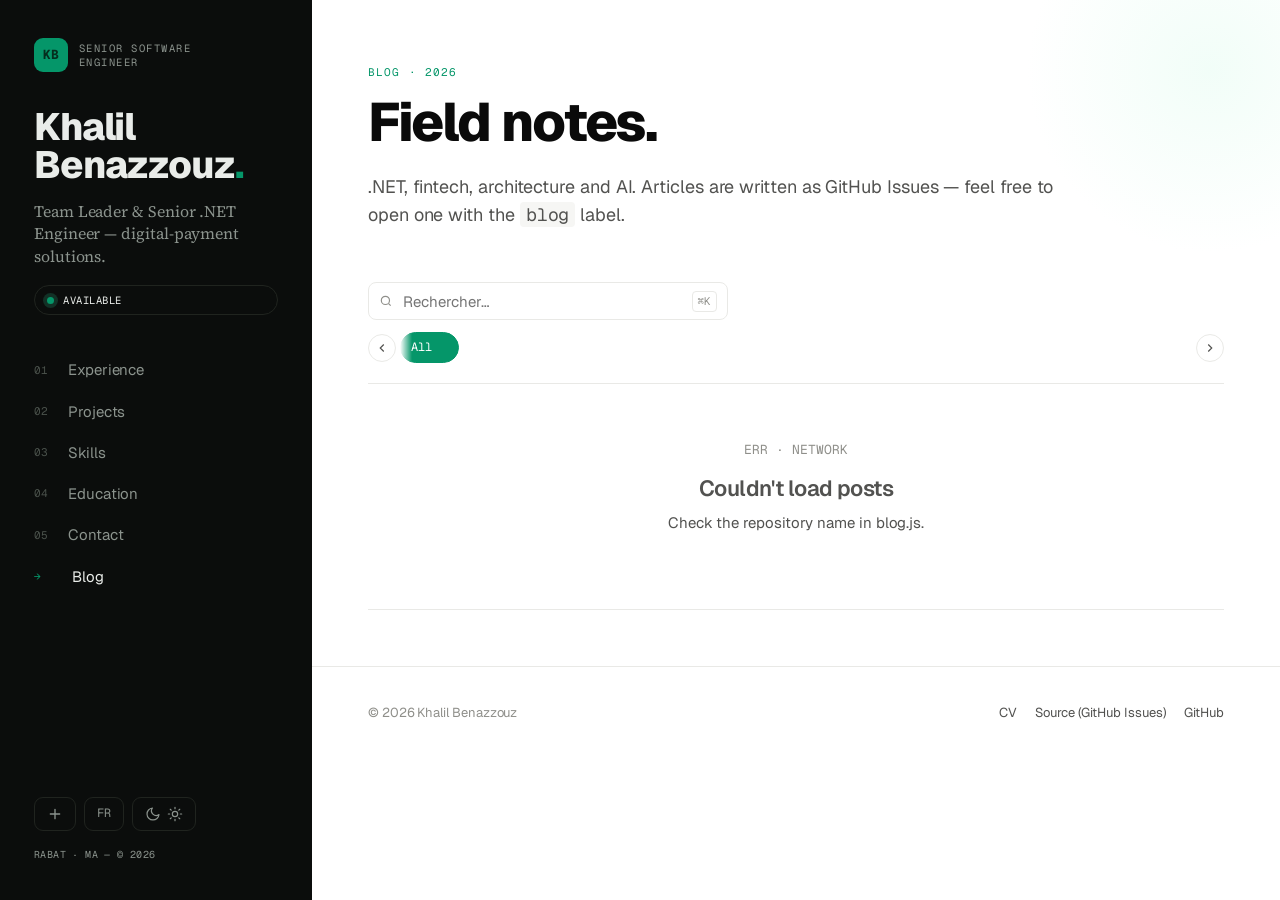
<file: blog.html>
<!doctype html>
<html lang="fr">
<head>
<meta charset="utf-8" />
<meta name="viewport" content="width=device-width,initial-scale=1" />
<title>Blog — Khalil Benazzouz</title>
<meta name="description" content="Notes, retours d'expérience et tutoriels — .NET, fintech, IA." />
<meta name="theme-color" content="#ffffff" />
<link rel="preconnect" href="https://fonts.googleapis.com" />
<link rel="preconnect" href="https://fonts.gstatic.com" crossorigin />
<link href="https://fonts.googleapis.com/css2?family=Geist:wght@300;400;500;600;700;800;900&family=Geist+Mono:wght@400;500&family=Source+Serif+4:ital,opsz,wght@0,8..60,400;0,8..60,500;1,8..60,400&display=swap" rel="stylesheet" />
<link rel="stylesheet" href="styles.css?v=9" />
<script src="shared.js?v=7" defer></script>
<script src="blog.js?v=10" defer></script>
</head>
<body>
<div class="shell">

  <!-- SIDEBAR -->
  <aside class="sidebar">
    <a class="brand" href="index.html">
      <span class="brand-mark">KB</span>
      <span class="brand-role">Senior Software<br/>Engineer</span>
    </a>

    <h1 class="side-name">Khalil<br/>Benaz&shy;zouz<span class="dot">.</span></h1>
    <p class="side-tagline"><span data-lang="fr">Team Leader &amp; Senior .NET Engineer — solutions de paiement digital.</span><span data-lang="en">Team Leader &amp; Senior .NET Engineer — digital-payment solutions.</span></p>
    <div class="side-badge"><span class="live"></span><span data-lang="fr">DISPONIBLE</span><span data-lang="en">AVAILABLE</span></div>

    <nav class="side-nav" aria-label="Primary">
      <a class="navlink" href="index.html#work"><span class="navnum">01</span><span data-lang="fr">Parcours</span><span data-lang="en">Experience</span></a>
      <a class="navlink" href="index.html#projects"><span class="navnum">02</span><span data-lang="fr">Projets</span><span data-lang="en">Projects</span></a>
      <a class="navlink" href="index.html#skills"><span class="navnum">03</span><span data-lang="fr">Compétences</span><span data-lang="en">Skills</span></a>
      <a class="navlink" href="index.html#credentials"><span class="navnum">04</span><span data-lang="fr">Formation</span><span data-lang="en">Education</span></a>
      <a class="navlink" href="index.html#contact"><span class="navnum">05</span><span>Contact</span></a>
      <a class="navlink" href="blog.html" aria-current="page"><span class="navnum">→</span><span>Blog</span></a>
    </nav>

    <div class="side-foot">
      <div class="side-tools no-print">
        <a class="icon-btn" id="new-post-link" href="#" target="_blank" rel="noopener" title="Écrire un nouvel article" aria-label="New post"><svg viewBox="0 0 24 24" fill="none" stroke="currentColor" stroke-width="2" stroke-linecap="round" stroke-linejoin="round"><path d="M12 5v14M5 12h14"/></svg></a>
        <button class="icon-btn" data-action="toggle-locale" type="button">FR</button>
        <button class="icon-btn" data-action="toggle-theme" type="button" aria-label="Toggle theme">
          <svg data-icon="moon" viewBox="0 0 24 24" fill="none" stroke="currentColor" stroke-width="1.8" stroke-linecap="round" stroke-linejoin="round"><path d="M21 12.8A9 9 0 1 1 11.2 3a7 7 0 0 0 9.8 9.8Z"/></svg>
          <svg data-icon="sun" viewBox="0 0 24 24" fill="none" stroke="currentColor" stroke-width="1.8" stroke-linecap="round" stroke-linejoin="round" hidden><circle cx="12" cy="12" r="4"/><path d="M12 2v2M12 20v2M4.9 4.9l1.4 1.4M17.7 17.7l1.4 1.4M2 12h2M20 12h2M4.9 19.1l1.4-1.4M17.7 6.3l1.4-1.4"/></svg>
        </button>
      </div>
      <div class="side-copyright">RABAT · MA — © 2026</div>
    </div>
  </aside>

  <!-- CONTENT -->
  <main class="content">

    <section class="hero compact">
      <div class="hero-glow"></div>
      <p class="hero-kicker">Blog · 2026</p>
      <h1 style="margin-top:14px;font-weight:800;font-size:clamp(38px,5vw,54px);letter-spacing:-0.035em">
        <span data-lang="fr">Notes de terrain.</span><span data-lang="en">Field notes.</span>
      </h1>
      <p class="hero-lede" style="max-width:60ch">
        <span data-lang="fr">.NET, fintech, architecture et IA. Articles écrits depuis des Issues GitHub — proposez les vôtres en ouvrant une issue avec le label <code style="font-family:var(--font-mono);background:var(--bg-soft);padding:1px 6px;border-radius:4px">blog</code>.</span>
        <span data-lang="en">.NET, fintech, architecture and AI. Articles are written as GitHub Issues — feel free to open one with the <code style="font-family:var(--font-mono);background:var(--bg-soft);padding:1px 6px;border-radius:4px">blog</code> label.</span>
      </p>
    </section>

    <!-- Filters -->
    <div class="filters">
      <div class="filters-row">
        <label class="search">
          <svg viewBox="0 0 24 24" fill="none" stroke="currentColor" stroke-width="2"><circle cx="11" cy="11" r="7"/><path d="m20 20-3.5-3.5"/></svg>
          <input id="q" type="search" placeholder="Rechercher…" aria-label="Search" />
          <kbd>⌘K</kbd>
        </label>
      </div>
      <div class="chips-wrap">
        <button class="chips-scroll-btn" id="chips-prev" aria-label="Scroll tags left" type="button"><svg viewBox="0 0 24 24" fill="none" stroke="currentColor" stroke-width="2"><path d="m15 6-6 6 6 6"/></svg></button>
        <div class="chips" id="chips" role="group" aria-label="Filter by tag">
          <button class="chip" data-tag="all" aria-pressed="true"><span data-lang="fr">Tout</span><span data-lang="en">All</span><span class="count" id="count-all"></span></button>
        </div>
        <button class="chips-scroll-btn" id="chips-next" aria-label="Scroll tags right" type="button"><svg viewBox="0 0 24 24" fill="none" stroke="currentColor" stroke-width="2"><path d="m9 6 6 6-6 6"/></svg></button>
      </div>
    </div>

    <!-- Posts -->
    <div class="post-list" id="posts" aria-live="polite">
      <div class="skeleton"></div>
      <div class="skeleton" style="opacity:.7"></div>
      <div class="skeleton" style="opacity:.4"></div>
    </div>

    <!-- Pagination -->
    <nav class="pagination" id="pagination" aria-label="Pagination" hidden>
      <div class="pagination-info" id="pagination-info"></div>
      <div class="pagination-controls" id="pagination-controls"></div>
    </nav>

    <footer class="foot-bar">
      <div>© 2026 Khalil Benazzouz</div>
      <div style="display:flex;gap:18px">
        <a href="index.html">CV</a>
        <a href="https://github.com/khalilbenaz/khalilbenaz.github.io/issues?q=is%3Aissue+label%3Ablog" target="_blank" rel="noopener">Source (GitHub Issues)</a>
        <a href="https://github.com/khalilbenaz" target="_blank" rel="noopener">GitHub</a>
      </div>
    </footer>

  </main>
</div>

<script>
window.addEventListener("DOMContentLoaded", async function () {
  function el(tag, attrs, ...children) {
    const e = document.createElement(tag);
    for (const k in (attrs || {})) {
      if (k === "class") e.className = attrs[k];
      else if (k === "html") e.innerHTML = attrs[k];
      else if (k.startsWith("data-")) e.setAttribute(k, attrs[k]);
      else e[k] = attrs[k];
    }
    children.forEach((c) => { if (c == null) return; e.appendChild(typeof c === "string" ? document.createTextNode(c) : c); });
    return e;
  }

  const posts = document.getElementById("posts");
  const chips = document.getElementById("chips");
  const q = document.getElementById("q");
  document.getElementById("new-post-link").href = Blog.newPostUrl();

  function renderEmpty(kind) {
    const locale = document.documentElement.getAttribute("data-locale") || "fr";
    const en = locale === "en";
    const url = Blog.newPostUrl();

    if (kind === "rate") {
      posts.innerHTML = `
        <div class="state">
          <div class="state-mono">429 · GITHUB API RATE LIMIT</div>
          <h3>${en ? "Too many requests" : "Trop de requêtes"}</h3>
          <p>${en ? "GitHub's public API is rate-limited per IP. Try again in an hour." : "L'API publique GitHub limite les requêtes par IP. Réessayez dans une heure."}</p>
        </div>`;
      return;
    }
    if (kind === "error") {
      posts.innerHTML = `
        <div class="state">
          <div class="state-mono">ERR · NETWORK</div>
          <h3>${en ? "Couldn't load posts" : "Impossible de charger les articles"}</h3>
          <p>${en ? "Check the repository name in blog.js." : "Vérifiez le nom du dépôt dans blog.js."}</p>
        </div>`;
      return;
    }
    posts.innerHTML = `
      <div class="state">
        <div class="state-mono">∅ · ${en ? "NO PUBLISHED ARTICLE YET" : "AUCUN ARTICLE PUBLIÉ"}</div>
        <h3>${en ? "First post awaiting." : "Le premier article t'attend."}</h3>
        <p>${en ? "Open an issue on this repo with the <strong>blog</strong> label, write your article in Markdown — it'll appear here." : "Ouvrez une issue sur ce dépôt avec le label <strong>blog</strong>, écrivez votre article en Markdown — il apparaîtra ici."}</p>
        <a class="btn btn-primary" href="${url}" target="_blank" rel="noopener">
          <span data-lang="fr">Écrire le premier article</span><span data-lang="en">Write the first post</span>
          <svg width="14" height="14" viewBox="0 0 24 24" fill="none" stroke="currentColor" stroke-width="2"><path d="M7 17 17 7M9 7h8v8"/></svg>
        </a>
      </div>`;
  }

  function renderRow(issue) {
    const tags = Blog.tagsOf(issue);
    const body = issue.body || "";
    const { fm, body: clean } = Blog.parseFrontMatter(body);
    const locale = document.documentElement.getAttribute("data-locale") || "fr";
    const localized = Blog.localizedBody(clean, locale);
    const excerpt = Blog.localizedLede(fm, locale) || Blog.plainExcerpt(localized);
    const rt = Blog.readingTime(localized);
    const title = Blog.localizedTitle(issue, fm, locale);

    const row = el("a", { class: "post-row", href: `post.html?id=${issue.number}`, "data-tags": tags.join(" ") });
    row.appendChild(el("div", { class: "when" }, Blog.formatDate(issue.created_at, locale)));

    const middle = el("div");
    middle.appendChild(el("h3", {}, title));
    if (excerpt) middle.appendChild(el("p", {}, excerpt));
    if (tags.length) {
      const tagsEl = el("div", { class: "tags" });
      tags.forEach((t, i) => {
        const span = el("span", { class: "tag" + (i === 0 ? " accent" : "") });
        span.textContent = Blog.tagLabel(t);
        tagsEl.appendChild(span);
      });
      middle.appendChild(tagsEl);
    }
    row.appendChild(middle);
    row.appendChild(el("div", { class: "read" }, `${rt} min`));
    return row;
  }

  function buildChips(tagCounts, total) {
    chips.querySelectorAll(".chip:not([data-tag='all'])").forEach((n) => n.remove());
    const countAll = document.getElementById("count-all");
    if (countAll) countAll.textContent = total;
    const sorted = [...tagCounts.entries()].sort((a, b) => b[1] - a[1] || a[0].localeCompare(b[0]));
    sorted.forEach(([t, n]) => {
      const c = el("button", { class: "chip", "data-tag": t });
      c.setAttribute("aria-pressed", "false");
      c.type = "button";
      c.innerHTML = `${Blog.tagLabel(t)}<span class="count">${n}</span>`;
      chips.appendChild(c);
    });
    updateChipsScrollBtns();
  }

  const chipsPrev = document.getElementById("chips-prev");
  const chipsNext = document.getElementById("chips-next");
  function updateChipsScrollBtns() {
    if (!chipsPrev || !chipsNext) return;
    const max = chips.scrollWidth - chips.clientWidth;
    chipsPrev.disabled = chips.scrollLeft <= 2;
    chipsNext.disabled = chips.scrollLeft >= max - 2;
  }
  chipsPrev?.addEventListener("click", () => chips.scrollBy({ left: -240, behavior: "smooth" }));
  chipsNext?.addEventListener("click", () => chips.scrollBy({ left: 240, behavior: "smooth" }));
  chips.addEventListener("scroll", updateChipsScrollBtns, { passive: true });
  window.addEventListener("resize", updateChipsScrollBtns);

  let allRows = [];
  let activeTag = "all";
  const PAGE_SIZE = 12;
  let currentPage = 1;

  function visibleRows() {
    const term = (q.value || "").trim().toLowerCase();
    return allRows.filter((r) => {
      const tags = (r.dataset.tags || "").split(/\s+/);
      const text = r.textContent.toLowerCase();
      const tagOk = activeTag === "all" || tags.includes(activeTag);
      const termOk = !term || text.includes(term);
      return tagOk && termOk;
    });
  }

  function renderPage() {
    const visible = visibleRows();
    const total = visible.length;
    const totalPages = Math.max(1, Math.ceil(total / PAGE_SIZE));
    if (currentPage > totalPages) currentPage = totalPages;
    const start = (currentPage - 1) * PAGE_SIZE;
    const end = start + PAGE_SIZE;
    allRows.forEach((r) => r.classList.add("hidden"));
    visible.slice(start, end).forEach((r) => r.classList.remove("hidden"));
    renderPagination(total, totalPages);
  }

  function renderPagination(total, totalPages) {
    const pagi = document.getElementById("pagination");
    const info = document.getElementById("pagination-info");
    const controls = document.getElementById("pagination-controls");
    const locale = document.documentElement.getAttribute("data-locale") || "fr";
    const en = locale === "en";
    if (total === 0) { pagi.hidden = true; return; }
    const startN = (currentPage - 1) * PAGE_SIZE + 1;
    const endN = Math.min(currentPage * PAGE_SIZE, total);
    info.textContent = en ? `${startN}–${endN} of ${total}` : `${startN}–${endN} sur ${total}`;
    if (totalPages <= 1) { pagi.hidden = false; controls.innerHTML = ""; return; }
    pagi.hidden = false;
    const arrowL = '<svg viewBox="0 0 24 24" fill="none" stroke="currentColor" stroke-width="2"><path d="m15 6-6 6 6 6"/></svg>';
    const arrowR = '<svg viewBox="0 0 24 24" fill="none" stroke="currentColor" stroke-width="2"><path d="m9 6 6 6-6 6"/></svg>';
    const parts = [];
    parts.push(`<button class="page-btn" data-page="${currentPage - 1}" ${currentPage === 1 ? "disabled" : ""} aria-label="${en ? "Previous" : "Précédent"}">${arrowL}</button>`);
    const pages = new Set([1, totalPages, currentPage - 1, currentPage, currentPage + 1]);
    const sortedPages = [...pages].filter((p) => p >= 1 && p <= totalPages).sort((a, b) => a - b);
    let prev = 0;
    for (const p of sortedPages) {
      if (p - prev > 1) parts.push('<span class="page-ellipsis">…</span>');
      parts.push(`<button class="page-btn" data-page="${p}" ${p === currentPage ? 'aria-current="true"' : ""}>${p}</button>`);
      prev = p;
    }
    parts.push(`<button class="page-btn" data-page="${currentPage + 1}" ${currentPage === totalPages ? "disabled" : ""} aria-label="${en ? "Next" : "Suivant"}">${arrowR}</button>`);
    controls.innerHTML = parts.join("");
  }

  document.addEventListener("click", (e) => {
    const btn = e.target.closest("#pagination-controls .page-btn");
    if (!btn || btn.disabled) return;
    const p = parseInt(btn.dataset.page, 10);
    if (!isNaN(p)) {
      currentPage = p;
      renderPage();
      window.scrollTo({ top: 0, behavior: "smooth" });
    }
  });

  chips.addEventListener("click", (e) => {
    const c = e.target.closest(".chip"); if (!c) return;
    chips.querySelectorAll(".chip").forEach((x) => x.setAttribute("aria-pressed", "false"));
    c.setAttribute("aria-pressed", "true");
    activeTag = c.dataset.tag;
    currentPage = 1;
    renderPage();
  });
  q.addEventListener("input", () => { currentPage = 1; renderPage(); });
  document.addEventListener("keydown", (e) => {
    if ((e.metaKey || e.ctrlKey) && e.key.toLowerCase() === "k") { e.preventDefault(); q.focus(); }
  });

  let loadedIssues = [];
  function renderList(issues) {
    posts.innerHTML = "";
    allRows = [];
    const tagCounts = new Map();
    issues.forEach((i) => {
      Blog.tagsOf(i).forEach((t) => tagCounts.set(t, (tagCounts.get(t) || 0) + 1));
      const row = renderRow(i);
      allRows.push(row);
      posts.appendChild(row);
    });
    buildChips(tagCounts, issues.length);
    renderPage();
  }
  document.addEventListener("kb:locale-change", () => { if (loadedIssues.length) renderList(loadedIssues); });

  try {
    const issues = await Blog.listPublishedIssues();
    if (!issues.length) { renderEmpty("empty"); return; }
    loadedIssues = issues;
    renderList(issues);
  } catch (e) {
    if (e.message === "RATE_LIMIT") renderEmpty("rate");
    else renderEmpty("error");
    console.warn("Blog load error:", e);
  }
});
</script>
</body>
</html>
</file>
<file: styles.css>
/* ============================================================
   Khalil Benazzouz — design system (sidebar edition)
   Emerald accent · Geist / Source Serif 4 / Geist Mono
   Tokens on :root so shared.js (data-theme) + article.css work.
   ============================================================ */
:root {
  --bg: #ffffff;
  --bg-soft: #f6f6f4;
  --bg-elev: #ffffff;
  --border: #e9e9e6;
  --border-strong: #d2d2cd;
  --text: #0a0a0a;
  --text-2: #525250;
  --text-3: #8f8f8a;
  --accent: #059669;
  --accent-2: #047857;
  --accent-soft: #ecfdf5;
  --accent-ink: #064e3b;
  --accent-contrast: #ffffff;
  --side: #0b0d0c;
  --side-text: #e9ece9;
  --side-text-2: #8b938d;
  --side-border: #20241f;
  --shadow-md: 0 4px 16px -4px rgba(0,0,0,0.08);
  --radius-sm: 6px;
  --radius: 10px;
  --radius-lg: 14px;
  --sidebar-w: 312px;
  --content-pad: 56px;
  --font-sans: "Geist", ui-sans-serif, system-ui, sans-serif;
  --font-mono: "Geist Mono", ui-monospace, "SF Mono", Menlo, monospace;
  --font-serif: "Source Serif 4", Georgia, serif;
}
:root[data-theme="dark"] {
  --bg: #080809;
  --bg-soft: #111113;
  --bg-elev: #141416;
  --border: #232326;
  --border-strong: #33333a;
  --text: #fafafa;
  --text-2: #a6a6a3;
  --text-3: #6c6c68;
  --accent: #34d399;
  --accent-2: #10b981;
  --accent-soft: #062e21;
  --accent-ink: #d1fae5;
  --accent-contrast: #052e1e;
  --side: #050605;
  --side-text: #e9ece9;
  --side-text-2: #7c847e;
  --side-border: #191c18;
}

/* ---------- Reset ---------- */
*, *::before, *::after { box-sizing: border-box; }
html, body { margin: 0; padding: 0; }
html { scroll-behavior: smooth; }
body {
  font-family: var(--font-sans);
  background: var(--bg);
  color: var(--text);
  -webkit-font-smoothing: antialiased;
  text-rendering: optimizeLegibility;
  font-size: 15px;
  line-height: 1.55;
  letter-spacing: -0.005em;
}
a { color: inherit; text-decoration: none; }
img { max-width: 100%; display: block; }
button { font: inherit; cursor: pointer; }
::selection { background: var(--accent); color: var(--accent-contrast); }

/* ============================================================
   Shell : sidebar + content
   ============================================================ */
.shell { display: grid; grid-template-columns: var(--sidebar-w) 1fr; min-height: 100vh; }

.sidebar {
  position: sticky; top: 0; align-self: start; height: 100vh;
  background: var(--side); color: var(--side-text);
  display: flex; flex-direction: column;
  padding: 38px 34px; overflow: auto;
}
.sidebar .brand { display: flex; align-items: center; gap: 11px; }
.brand-mark {
  width: 34px; height: 34px; border-radius: 9px;
  background: var(--accent); color: #052e1e;
  display: grid; place-items: center;
  font-family: var(--font-mono); font-size: 13px; font-weight: 700;
  flex-shrink: 0;
}
.brand-role {
  font-family: var(--font-mono); font-size: 10.5px;
  letter-spacing: 0.14em; text-transform: uppercase; color: var(--side-text-2);
  line-height: 1.35;
}
.side-name {
  margin: 36px 0 0; font-weight: 800; font-size: 38px;
  line-height: 1.0; letter-spacing: -0.03em; color: var(--side-text);
}
.side-name .dot { color: var(--accent); }
.side-tagline {
  margin: 16px 0 0; font-family: var(--font-serif);
  font-size: 16px; line-height: 1.4; color: var(--side-text-2);
}
.side-badge {
  display: inline-flex; align-items: center; gap: 9px;
  margin-top: 18px; padding: 6px 12px;
  border: 1px solid var(--side-border); border-radius: 999px;
  font-family: var(--font-mono); font-size: 10.5px;
  letter-spacing: 0.05em; color: var(--side-text);
}
.side-badge .live {
  width: 7px; height: 7px; border-radius: 50%;
  background: var(--accent); box-shadow: 0 0 0 4px rgba(52,211,153,.18);
}
.side-nav { display: flex; flex-direction: column; margin-top: 34px; }
.navlink {
  display: flex; align-items: center; gap: 14px; padding: 9px 0;
  color: var(--side-text-2); font-size: 15px;
  transition: color .16s ease, gap .16s ease;
}
.navlink:hover, .navlink[aria-current="page"] { color: var(--side-text); gap: 18px; }
.navlink:hover .navnum, .navlink[aria-current="page"] .navnum { color: var(--accent); }
.navnum { font-family: var(--font-mono); font-size: 11px; color: #4a514b; width: 20px; transition: color .16s ease; }

.side-foot { margin-top: auto; padding-top: 24px; display: flex; flex-direction: column; gap: 16px; }
.side-tools { display: flex; gap: 8px; }
.icon-btn {
  height: 34px; min-width: 34px; padding: 0 12px;
  border: 1px solid var(--side-border); background: transparent;
  border-radius: 9px; color: var(--side-text-2);
  display: inline-flex; align-items: center; justify-content: center; gap: 6px;
  font-family: var(--font-mono); font-size: 12px; transition: all .16s ease;
}
.icon-btn:hover { color: var(--side-text); border-color: var(--accent); }
.icon-btn svg { width: 16px; height: 16px; }
.side-copyright { font-family: var(--font-mono); font-size: 10px; color: var(--side-text-2); letter-spacing: 0.04em; }

.content { min-width: 0; }

/* ============================================================
   Type
   ============================================================ */
h1, h2, h3, h4 { letter-spacing: -0.025em; line-height: 1.15; margin: 0; }
h1 { font-size: clamp(34px, 4vw, 44px); font-weight: 700; }
h2 { font-size: 27px; font-weight: 700; letter-spacing: -0.03em; }
h3 { font-size: 18px; font-weight: 600; }
.eyebrow {
  font-family: var(--font-mono); font-size: 11px;
  letter-spacing: 0.09em; text-transform: uppercase; color: var(--text-3);
}
.lede { color: var(--text-2); font-size: 17px; line-height: 1.55; max-width: 60ch; }

/* ============================================================
   Sections
   ============================================================ */
.section { padding: 52px var(--content-pad); border-top: 1px solid var(--border); }
.section:first-child { border-top: 0; }
.section-head { display: flex; align-items: baseline; gap: 16px; margin-bottom: 30px; }
.section-head .sec-num { font-family: var(--font-mono); font-size: 12px; color: var(--accent); }
.section-head .eyebrow { padding-top: 0; }

/* two-column row used across experience / skills */
.row2 { display: grid; grid-template-columns: 180px 1fr; gap: 36px; }

/* ============================================================
   Buttons
   ============================================================ */
.btn {
  display: inline-flex; align-items: center; gap: 8px;
  height: 44px; padding: 0 18px; border-radius: 11px;
  font-size: 14.5px; font-weight: 500; transition: all .16s ease;
}
.btn svg { width: 14px; height: 14px; }
.btn-primary { background: var(--text); color: var(--bg); border: 1px solid var(--text); font-weight: 600; padding: 0 20px; }
.btn-primary:hover { background: var(--accent); border-color: var(--accent); color: var(--accent-contrast); }
.btn-ghost { border: 1px solid var(--border); color: var(--text); background: var(--bg-elev); }
.btn-ghost:hover { border-color: var(--accent); color: var(--accent); }

/* ============================================================
   Tags
   ============================================================ */
.tag {
  font-family: var(--font-mono); font-size: 11px;
  padding: 3px 8px; border-radius: 6px;
  background: var(--bg-soft); color: var(--text-2);
  border: 1px solid var(--border);
}
.tag.accent { background: var(--accent-soft); color: var(--accent-ink); border-color: transparent; }

/* ============================================================
   Cards (used by projects grid on blog related + generic)
   ============================================================ */
.card {
  border: 1px solid var(--border); background: var(--bg-elev);
  border-radius: var(--radius-lg); padding: 20px;
  transition: border-color .18s ease, transform .18s ease, box-shadow .18s ease;
}
.card:hover { border-color: var(--accent); transform: translateY(-2px); box-shadow: 0 12px 30px -18px rgba(5,150,105,.5); }
.card .meta { color: var(--text-3); font-size: 12px; font-family: var(--font-mono); }
.card h3 { margin: 10px 0 6px; }
.card p { color: var(--text-2); margin: 0; font-size: 14px; line-height: 1.5; }

/* ============================================================
   Hero (index)
   ============================================================ */
.hero { padding: 64px var(--content-pad) 48px; position: relative; overflow: hidden; }
.hero-glow {
  position: absolute; top: -120px; right: -120px;
  width: 380px; height: 380px; border-radius: 50%;
  background: radial-gradient(circle, var(--accent-soft), transparent 68%);
  opacity: .7; pointer-events: none;
}
.hero-kicker { font-family: var(--font-mono); font-size: 11px; letter-spacing: 0.1em; text-transform: uppercase; color: var(--accent); margin: 0; }
.hero-grid { display: grid; grid-template-columns: 1fr auto; gap: 44px; align-items: center; margin-top: 22px; }
.hero h1 { font-weight: 800; font-size: clamp(38px, 5vw, 58px); line-height: 1.03; letter-spacing: -0.035em; }
.hero h1 .accent { color: var(--accent); }
.hero-lede { margin: 22px 0 0; color: var(--text-2); font-size: 18px; line-height: 1.55; max-width: 52ch; }
.hero-actions { display: flex; gap: 10px; margin-top: 28px; flex-wrap: wrap; }
.hero-photo { position: relative; flex-shrink: 0; }
.hero-photo .frame { width: 190px; height: 230px; border-radius: 16px; overflow: hidden; border: 1px solid var(--border); }
.hero-photo .frame img { width: 100%; height: 100%; object-fit: cover; }
.hero-photo .tagchip {
  position: absolute; bottom: -12px; left: -12px;
  background: var(--bg-elev); border: 1px solid var(--border);
  border-radius: 10px; padding: 8px 12px;
}
.hero-photo .tagchip .k { font-family: var(--font-mono); font-size: 9.5px; color: var(--text-3); letter-spacing: 0.06em; }
.hero-photo .tagchip .v { font-size: 13px; font-weight: 600; margin-top: 1px; }

/* Stats */
.stats {
  display: grid; grid-template-columns: repeat(4, 1fr); gap: 1px;
  margin-top: 52px; background: var(--border);
  border: 1px solid var(--border); border-radius: var(--radius-lg); overflow: hidden;
}
.stats .cell { background: var(--bg-elev); padding: 22px; }
.stats .num { font-size: 34px; font-weight: 800; letter-spacing: -0.03em; }
.stats .num .accent { color: var(--accent); }
.stats .lbl { color: var(--text-3); font-size: 11px; font-family: var(--font-mono); margin-top: 6px; letter-spacing: 0.04em; }

.hero-quote {
  margin: 40px 0 0; padding: 20px 24px;
  border-left: 3px solid var(--accent); background: var(--bg-soft);
  border-radius: 0 12px 12px 0;
  font-family: var(--font-serif); font-style: italic;
  font-size: 19px; line-height: 1.5; color: var(--text-2); max-width: 64ch;
}

/* ============================================================
   Experience
   ============================================================ */
.timeline { display: flex; flex-direction: column; }
.exp { display: grid; grid-template-columns: 180px 1fr; gap: 36px; padding: 26px 0; border-top: 1px solid var(--border); }
.exp .when { font-family: var(--font-mono); font-size: 12px; color: var(--text-3); }
.exp .where { margin-top: 8px; color: var(--text-2); font-weight: 500; transition: color .16s ease; }
.exp:hover .where { color: var(--accent); }
.exp h3 { font-size: 19px; font-weight: 600; letter-spacing: -0.02em; }
.exp ul { margin: 12px 0 0; padding-left: 18px; color: var(--text-2); font-size: 14.5px; display: flex; flex-direction: column; gap: 5px; }
.exp .tags { display: flex; flex-wrap: wrap; gap: 6px; margin-top: 14px; }

/* ============================================================
   Projects (editorial list)
   ============================================================ */
.proj-intro { margin: 0 0 22px 40px; color: var(--text-3); font-size: 14px; max-width: 56ch; }
.proj-list { display: flex; flex-direction: column; border-top: 1px solid var(--border); }
.proj-row { display: block; border-bottom: 1px solid var(--border); padding: 20px 12px; transition: background .2s ease; }
.proj-row:hover { background: var(--bg-soft); }
.proj-grid { display: grid; grid-template-columns: 44px 1fr 190px; gap: 16px; align-items: start; }
.proj-num { font-family: var(--font-mono); font-size: 13px; color: var(--text-3); padding-top: 3px; transition: color .2s ease; }
.proj-row:hover .proj-num { color: var(--accent); }
.proj-title-row { display: flex; align-items: center; gap: 12px; }
.proj-name { margin: 0; font-size: 20px; font-weight: 700; letter-spacing: -0.02em; transition: color .2s ease; }
.proj-row:hover .proj-name { color: var(--accent); }
.proj-meta { font-family: var(--font-mono); font-size: 10.5px; color: var(--text-3); letter-spacing: 0.03em; }
.proj-arrow { width: 15px; height: 15px; margin-left: -4px; opacity: 0; transform: translate(-6px, 6px); transition: all .2s ease; }
.proj-row:hover .proj-arrow { opacity: 1; transform: translate(0, 0); }
.proj-desc { margin: 8px 0 0; color: var(--text-2); font-size: 14px; line-height: 1.5; max-width: 66ch; }
.proj-tags { display: flex; flex-wrap: wrap; gap: 5px; justify-content: flex-end; padding-top: 4px; }
.proj-tags .tag { font-size: 10.5px; padding: 3px 7px; }

/* ============================================================
   Skills / credentials
   ============================================================ */
.skill-group { display: grid; grid-template-columns: 180px 1fr; gap: 36px; padding: 18px 0; border-top: 1px solid var(--border); }
.skill-group h4 { font-size: 13px; font-weight: 600; color: var(--text); margin: 3px 0 0; }
.skill-list { display: flex; flex-wrap: wrap; gap: 7px; }
.skill-list .tag { font-size: 12px; padding: 5px 11px; border-radius: 7px; }
.creds-grid { display: grid; grid-template-columns: 1fr 1fr 1fr; gap: 34px; }
.creds-grid h3 { margin: 0 0 16px; font-size: 14px; font-weight: 600; }
.creds-grid ul { list-style: none; padding: 0; margin: 0; display: flex; flex-direction: column; gap: 18px; font-size: 14px; }
.creds-grid .item-title { color: var(--text); font-weight: 500; }
.creds-grid .item-meta { color: var(--text-3); font-family: var(--font-mono); font-size: 12px; margin-top: 4px; }
.creds-grid .lang-row { display: flex; justify-content: space-between; align-items: center; }
.creds-grid .lang-lvl { color: var(--text-3); font-family: var(--font-mono); font-size: 11px; }

/* ============================================================
   Contact
   ============================================================ */
.contact-box { border: 1px solid var(--border); border-radius: var(--radius-lg); overflow: hidden; max-width: 640px; }
.contact-row { display: flex; justify-content: space-between; align-items: center; padding: 16px 18px; background: var(--bg-elev); border-bottom: 1px solid var(--border); transition: background .15s ease, padding-left .15s ease; }
.contact-row:last-child { border-bottom: 0; }
.contact-row:hover { background: var(--bg-soft); padding-left: 26px; }
.contact-row .k { color: var(--text-3); font-family: var(--font-mono); font-size: 12px; letter-spacing: 0.04em; }
.contact-row .v { transition: color .15s ease; }
.contact-row:hover .v { color: var(--accent); }

/* ============================================================
   Footer
   ============================================================ */
footer.foot-bar { padding: 36px var(--content-pad) 52px; border-top: 1px solid var(--border); color: var(--text-3); font-size: 13px; display: flex; justify-content: space-between; flex-wrap: wrap; gap: 16px; }
footer.foot-bar a { color: var(--text-2); }
footer.foot-bar a:hover { color: var(--text); }

/* ============================================================
   Blog list page
   ============================================================ */
.filters {
  display: flex; flex-direction: column; gap: 10px;
  padding: 18px 0; margin: 0 var(--content-pad);
  border-bottom: 1px solid var(--border);
  position: sticky; top: 0; z-index: 20;
  background: color-mix(in oklab, var(--bg) 92%, transparent);
  backdrop-filter: blur(10px);
}
.filters-row { display: flex; gap: 14px; align-items: center; flex-wrap: wrap; }
.search { display: flex; align-items: center; gap: 8px; flex: 1; min-width: 220px; max-width: 360px; border: 1px solid var(--border); border-radius: 8px; padding: 0 10px; background: var(--bg-elev); transition: border-color .15s; }
.search:focus-within { border-color: var(--accent); }
.search input { border: 0; outline: 0; background: transparent; color: var(--text); font: inherit; height: 36px; flex: 1; }
.search svg { width: 14px; height: 14px; color: var(--text-3); }
.search kbd { font-family: var(--font-mono); font-size: 11px; color: var(--text-3); border: 1px solid var(--border); border-radius: 4px; padding: 1px 5px; }
.chips-wrap { position: relative; display: flex; align-items: center; gap: 4px; }
.chips-scroll-btn { flex-shrink: 0; width: 28px; height: 28px; border-radius: 999px; border: 1px solid var(--border); background: var(--bg-elev); color: var(--text-2); display: grid; place-items: center; cursor: pointer; transition: all .15s; }
.chips-scroll-btn:hover { color: var(--text); border-color: var(--border-strong); }
.chips-scroll-btn:disabled { opacity: .3; cursor: default; }
.chips-scroll-btn svg { width: 14px; height: 14px; }
.chips { display: flex; gap: 6px; overflow-x: auto; overflow-y: hidden; scroll-behavior: smooth; scrollbar-width: none; flex: 1; min-width: 0; padding: 2px 0; mask-image: linear-gradient(to right, transparent, #000 12px, #000 calc(100% - 12px), transparent); }
.chips::-webkit-scrollbar { display: none; }
.chip { font-family: var(--font-mono); font-size: 12px; padding: 5px 10px; border-radius: 999px; background: var(--bg-soft); color: var(--text-2); border: 1px solid var(--border); cursor: pointer; transition: all .15s; white-space: nowrap; flex-shrink: 0; display: inline-flex; align-items: center; gap: 6px; }
.chip:hover { color: var(--text); border-color: var(--border-strong); }
.chip[aria-pressed="true"] { background: var(--accent); color: var(--accent-contrast); border-color: var(--accent); }
.chip .count { font-size: 10px; opacity: .7; padding: 0 5px; border-radius: 999px; background: color-mix(in oklab, currentColor 18%, transparent); }

.post-list { display: flex; flex-direction: column; margin: 0 var(--content-pad); }
.post-row { display: grid; grid-template-columns: 140px 1fr auto; gap: 28px; padding: 28px 0; border-bottom: 1px solid var(--border); align-items: start; transition: background-color .15s; }
.post-row:hover { background: var(--bg-soft); }
.post-row:hover h3 { color: var(--accent); }
.post-row .when { color: var(--text-3); font-family: var(--font-mono); font-size: 12px; padding-top: 4px; }
.post-row .read { color: var(--text-3); font-family: var(--font-mono); font-size: 12px; padding-top: 4px; white-space: nowrap; }
.post-row h3 { font-size: 19px; font-weight: 600; margin: 0; transition: color .15s; }
.post-row p { margin: 8px 0 0; color: var(--text-2); font-size: 14px; max-width: 65ch; }
.post-row .tags { display: flex; flex-wrap: wrap; gap: 6px; margin-top: 14px; }
.post-row.hidden { display: none; }

.pagination { display: flex; justify-content: space-between; align-items: center; padding: 28px var(--content-pad); gap: 12px; flex-wrap: wrap; }
.pagination-info { color: var(--text-3); font-family: var(--font-mono); font-size: 12px; }
.pagination-controls { display: flex; gap: 6px; }
.page-btn { min-width: 34px; height: 34px; padding: 0 10px; border-radius: 8px; border: 1px solid var(--border); background: var(--bg-elev); color: var(--text-2); font: inherit; font-size: 13px; cursor: pointer; display: inline-flex; align-items: center; justify-content: center; gap: 6px; transition: all .15s; }
.page-btn:hover:not(:disabled) { color: var(--text); border-color: var(--border-strong); }
.page-btn:disabled { opacity: .4; cursor: not-allowed; }
.page-btn[aria-current="true"] { background: var(--accent); color: var(--accent-contrast); border-color: var(--accent); }
.page-btn svg { width: 14px; height: 14px; }
.page-ellipsis { color: var(--text-3); padding: 0 4px; align-self: center; }

.state { padding: 56px 0; text-align: center; color: var(--text-2); border-bottom: 1px solid var(--border); }
.state-mono { font-family: var(--font-mono); font-size: 13px; color: var(--text-3); margin-bottom: 16px; }
.state h3 { font-size: 22px; margin: 0 0 10px; }
.state p { margin: 0 auto 18px; max-width: 50ch; }
.state .btn { justify-content: center; }

.skeleton { height: 90px; border-bottom: 1px solid var(--border); background: linear-gradient(90deg, var(--bg-soft) 25%, var(--bg-elev) 50%, var(--bg-soft) 75%); background-size: 200% 100%; animation: sh 1.4s ease-in-out infinite; }
@keyframes sh { 0%{background-position:200% 0} 100%{background-position:-200% 0} }

/* content-scoped hero padding for blog/post (no stats) */
.content .hero.compact { padding-bottom: 36px; }

/* ============================================================
   i18n helper
   ============================================================ */
[data-lang]:not([data-lang="fr"]) { display: none; }
:root[data-locale="en"] [data-lang="fr"] { display: none; }
:root[data-locale="en"] [data-lang="en"] { display: revert; }

/* ============================================================
   Responsive
   ============================================================ */
@media (max-width: 900px) {
  .shell { grid-template-columns: 1fr; }
  /* Mobile: the sidebar stacks as a header. Follow the light/dark theme
     (remap the side-* tokens) instead of staying a heavy black slab, and
     stay compact so the CV content is reachable without a long scroll. */
  .sidebar {
    position: static; height: auto; padding: 20px 24px 18px;
    background: var(--bg); color: var(--text);
    border-bottom: 1px solid var(--border);
    --side-text: var(--text);
    --side-text-2: var(--text-3);
    --side-border: var(--border);
  }
  .side-name { font-size: 27px; margin-top: 16px; }
  .side-tagline { font-size: 14px; margin-top: 9px; }
  .side-badge { margin-top: 12px; }
  .side-nav { flex-direction: row; flex-wrap: wrap; gap: 2px 18px; margin-top: 16px; }
  .navlink { padding: 4px 0; }
  .navlink .navnum { color: var(--text-3); }
  .side-foot { margin-top: 16px; padding-top: 16px; border-top: 1px solid var(--border); }
  .icon-btn { color: var(--text-2); }
  :root { --content-pad: 24px; }
  .filters, .post-list, .pagination { margin-left: 24px; margin-right: 24px; }
}
@media (max-width: 640px) {
  .row2, .exp, .skill-group { grid-template-columns: 1fr; gap: 8px; }
  .stats { grid-template-columns: 1fr 1fr; }
  .creds-grid { grid-template-columns: 1fr; }
  .hero-grid { grid-template-columns: 1fr; }
  .proj-grid { grid-template-columns: 34px 1fr; }
  .proj-tags { display: none; }
  .post-row { grid-template-columns: 1fr; gap: 6px; }
  .post-row .when, .post-row .read { padding-top: 0; }
  .filters { position: static; }
  .side-name { font-size: 25px; }
}

/* ============================================================
   Print — clean one-column CV / article
   ============================================================ */
@media print {
  :root { --bg:#fff; --bg-soft:#fff; --bg-elev:#fff; --text:#000; --text-2:#333; --text-3:#666; --border:#ccc; --accent:#047857; }
  body { font-size: 10.5px; }
  .shell { grid-template-columns: 1fr; }
  .sidebar { position: static; height: auto; background: #fff; color: #000; --side-text:#000; --side-text-2:#555; border-bottom: 1px solid #ccc; padding: 0 0 12px; }
  .side-nav, .side-tools, .hero-actions, .foot-bar, .no-print { display: none !important; }
  .section, .hero { padding: 12px 0 !important; break-inside: avoid; }
  .proj-row { break-inside: avoid; padding: 6px 0 !important; }
  @page { margin: 1cm; }
}
</file>
